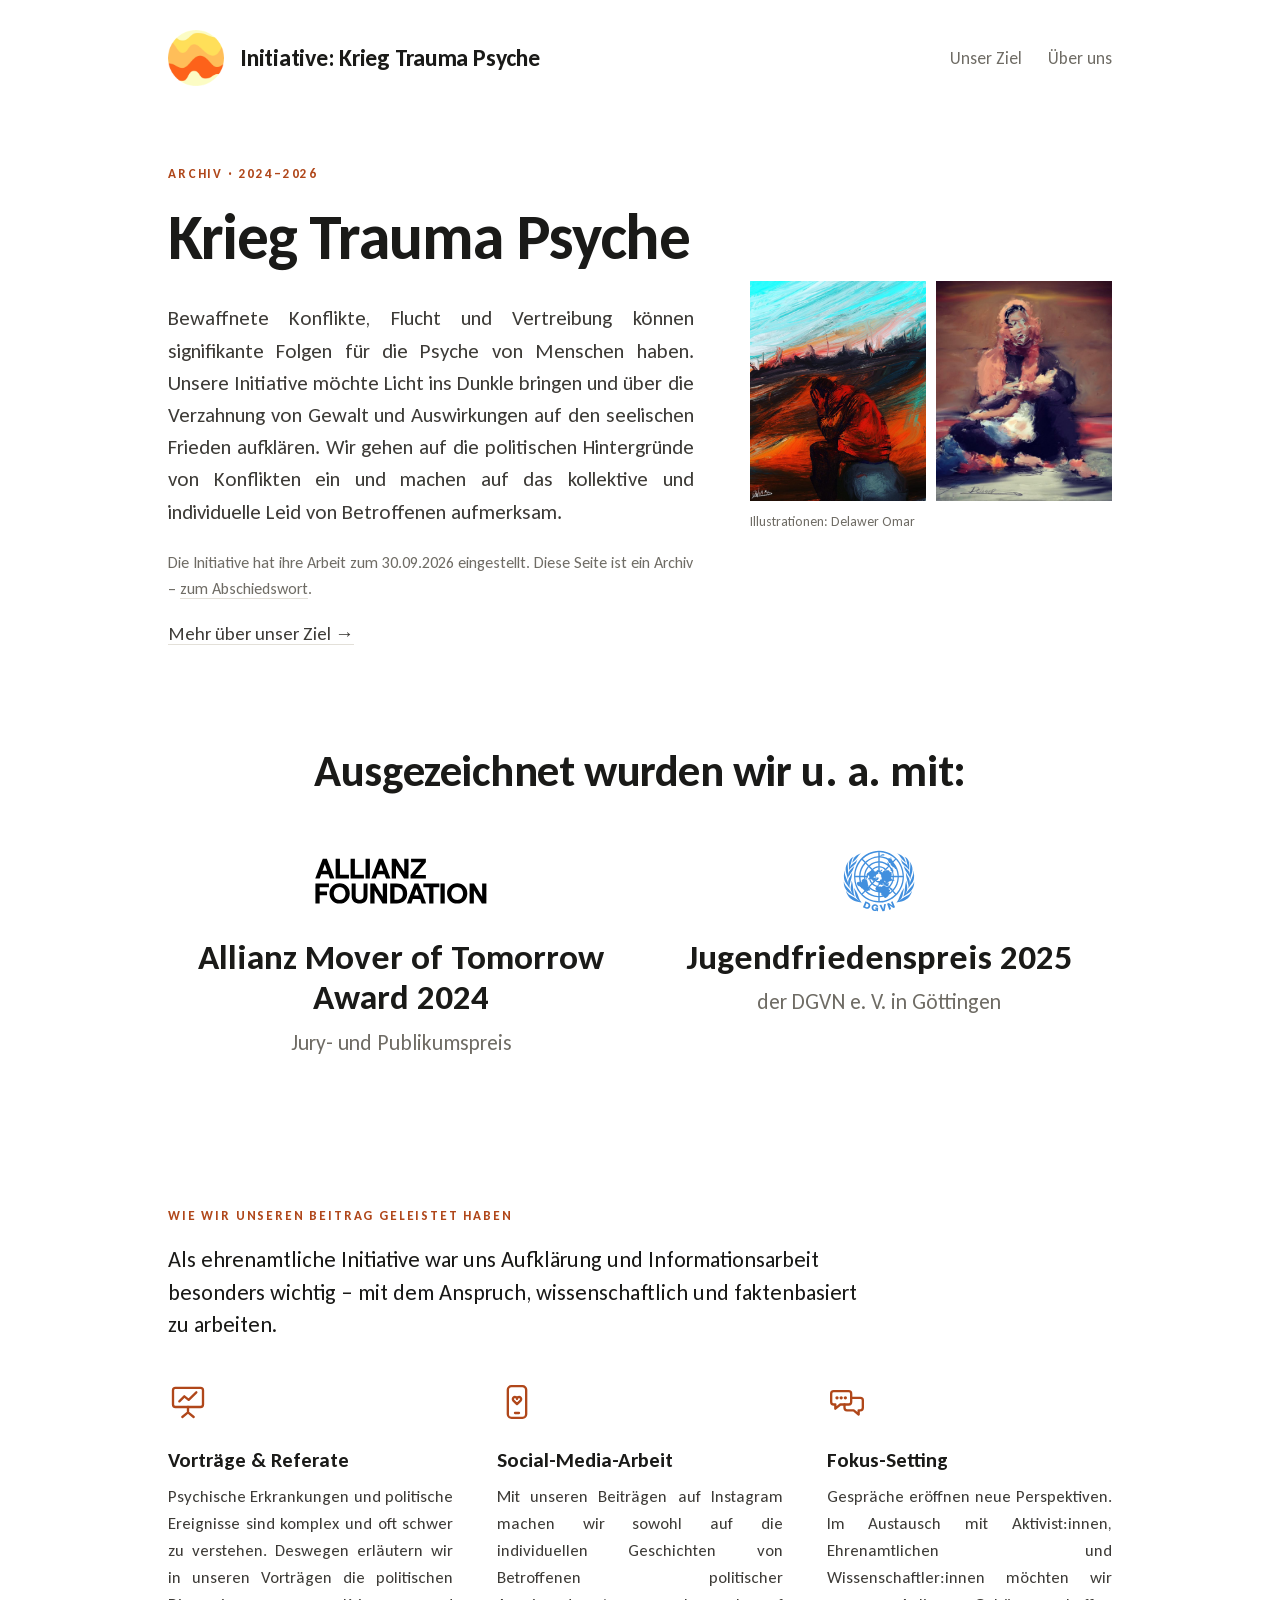
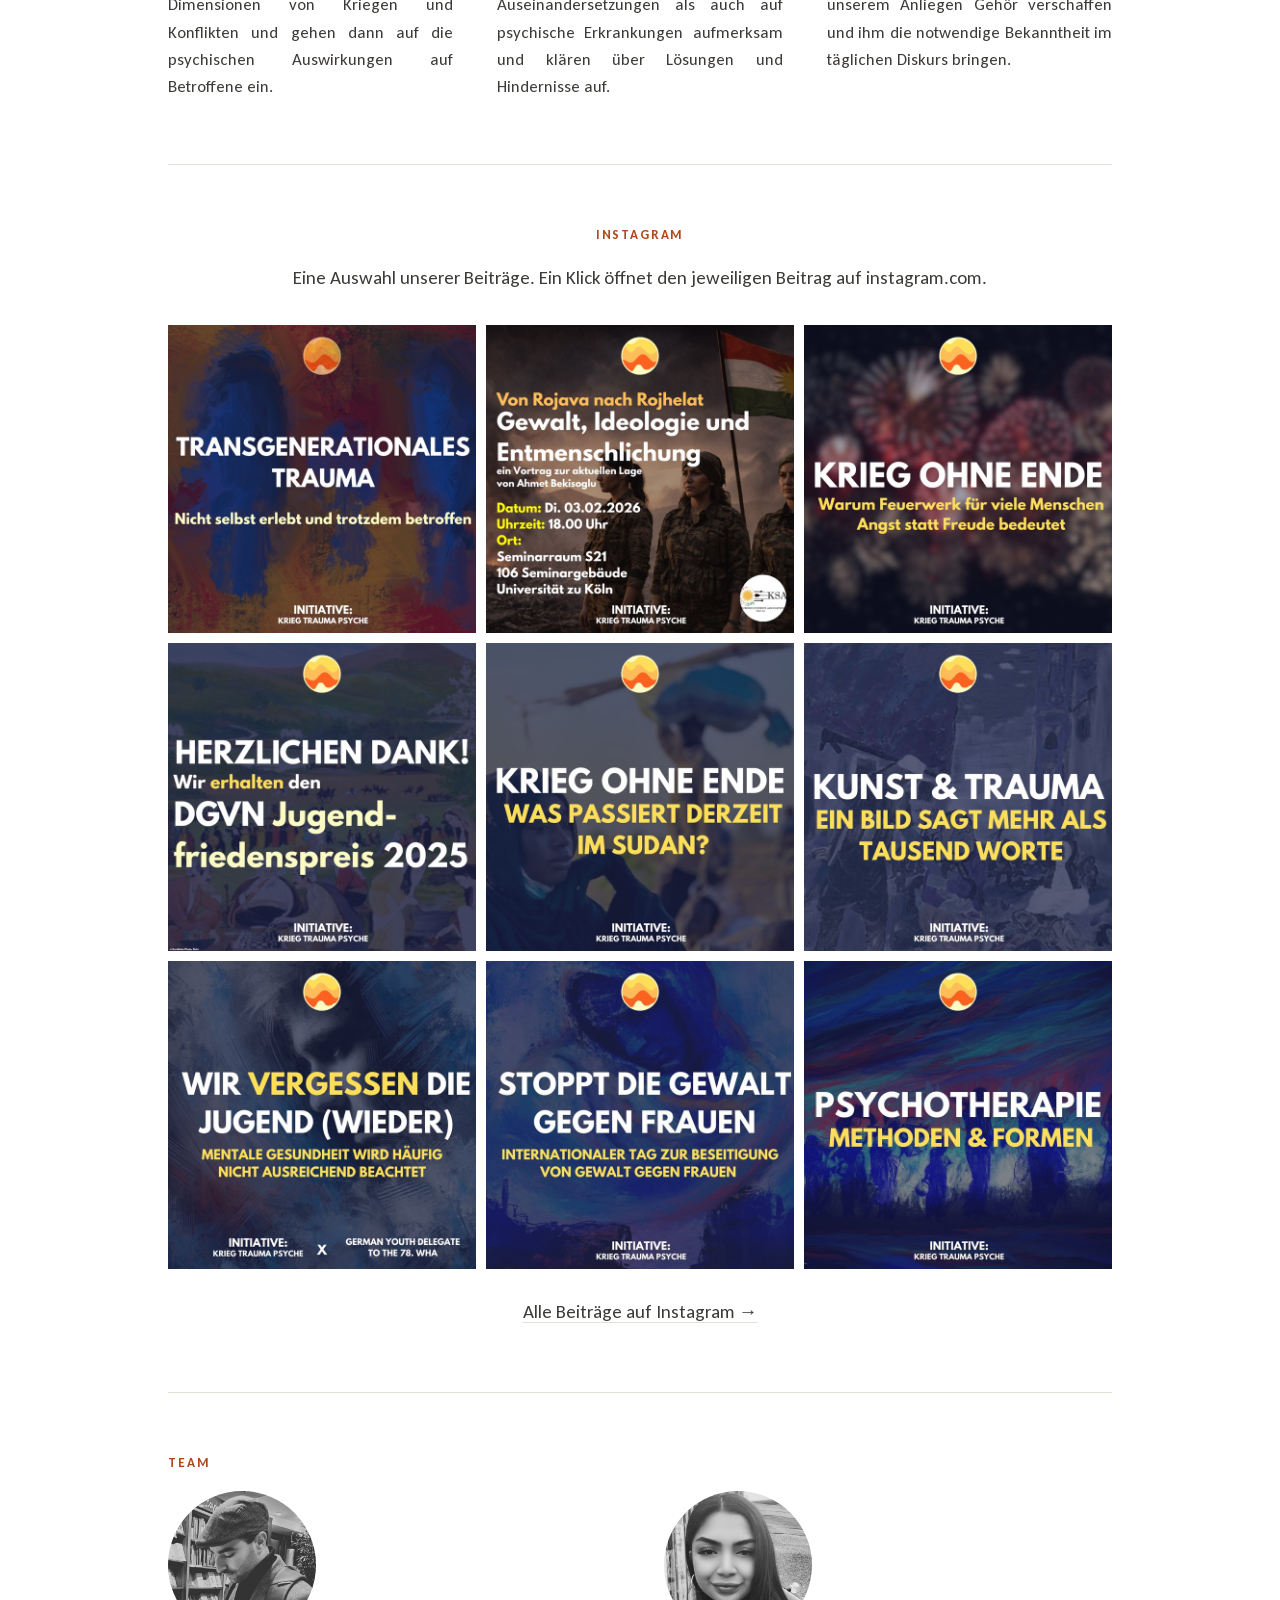
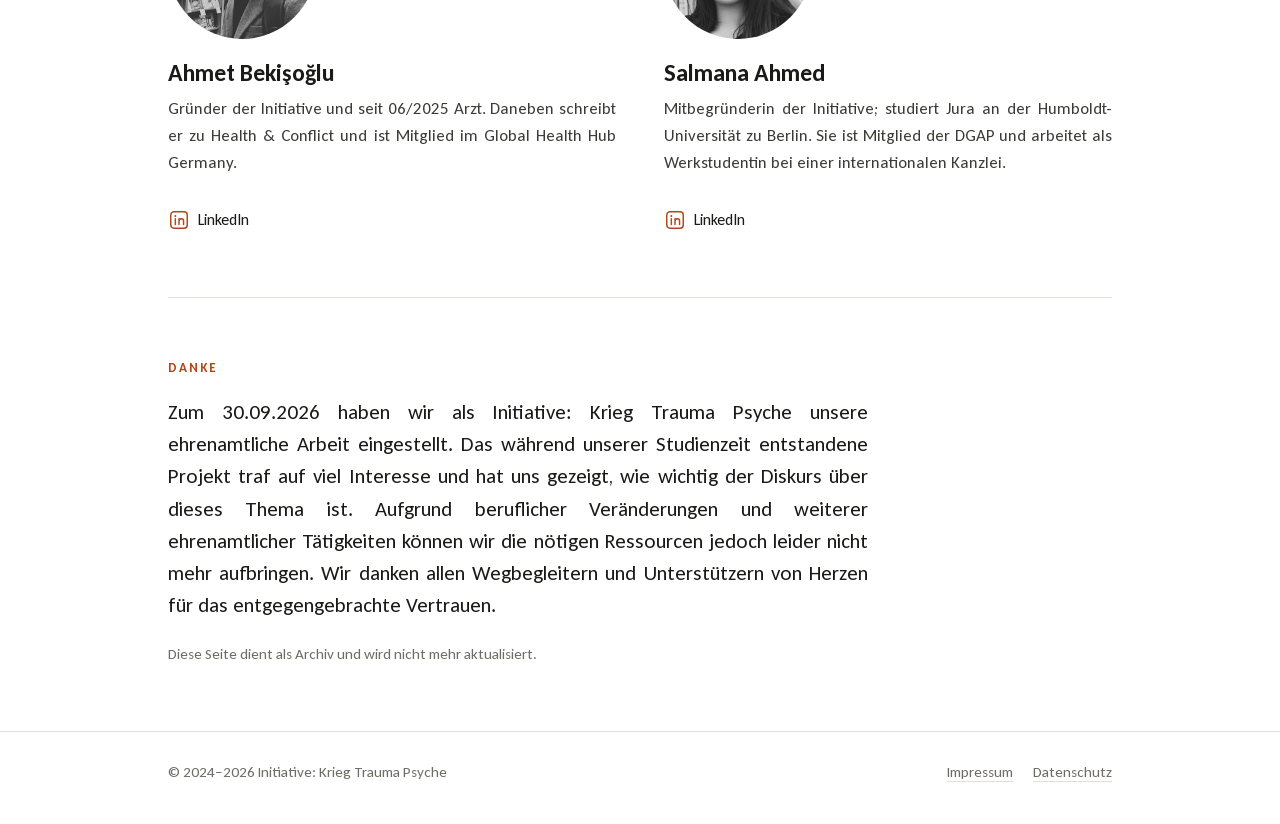
<file: index.html>
<!doctype html>
<html lang="de">
<head>
  <meta charset="utf-8">
  <meta name="viewport" content="width=device-width, initial-scale=1">
  <meta name="color-scheme" content="light dark">
  <title>Initiative: Krieg Trauma Psyche</title>
  <meta name="description" content="Ehrenamtliche Initiative zu den psychischen Folgen von Krieg, Flucht und Vertreibung – Vorträge, Social-Media-Arbeit und Aufklärung. Archiv der Jahre 2024–2026.">
  <link rel="canonical" href="https://kriegtraumapsyche.de/">
  <meta property="og:type" content="website">
  <meta property="og:locale" content="de_DE">
  <meta property="og:site_name" content="Initiative: Krieg Trauma Psyche">
  <meta property="og:title" content="Initiative: Krieg Trauma Psyche">
  <meta property="og:description" content="Ehrenamtliche Initiative zu den psychischen Folgen von Krieg, Flucht und Vertreibung.">
  <meta property="og:url" content="https://kriegtraumapsyche.de/">
  <meta property="og:image" content="https://kriegtraumapsyche.de/assets/img/og-image.jpg">
  <link rel="icon" href="favicon.png" type="image/png">
  <link rel="apple-touch-icon" href="apple-touch-icon.png">
  <link rel="stylesheet" href="assets/css/style.css">
</head>
<body>
  <!-- Eigene Symbole (Linien-Icons, Farbe über CSS) -->
  <svg width="0" height="0" style="position:absolute" aria-hidden="true" focusable="false">
    <symbol id="i-vortrag" viewBox="0 0 24 24">
      <rect x="3" y="3.5" width="18" height="11.5" rx="1.5"/>
      <path d="M12 15v3.2M8.6 21l3.4-2.8 3.4 2.8"/>
      <path d="M6.8 11.6l3-3 2.6 2.1 4.6-4.5"/>
    </symbol>
    <symbol id="i-social" viewBox="0 0 24 24">
      <rect x="6.5" y="2.5" width="11" height="19" rx="2.2"/>
      <path d="M10.8 18.6h2.4"/>
      <path d="M12 13.25 9.87 11.13A1.25 1.25 0 1 1 12 10.25a1.25 1.25 0 1 1 2.13.88Z"/>
    </symbol>
    <symbol id="i-dialog" viewBox="0 0 24 24">
      <path d="M4 5.5h9a1.5 1.5 0 0 1 1.5 1.5v5a1.5 1.5 0 0 1-1.5 1.5H8l-3 2.5v-2.5H4A1.5 1.5 0 0 1 2.5 12V7A1.5 1.5 0 0 1 4 5.5Z"/>
      <path d="M14.5 9.5H20a1.5 1.5 0 0 1 1.5 1.5v4.5a1.5 1.5 0 0 1-1.5 1.5h-1v2.5l-3-2.5h-4a1.5 1.5 0 0 1-1.5-1.5v-2"/>
      <path d="M6 9.5h.01M8.5 9.5h.01M11 9.5h.01" stroke-width="2"/>
    </symbol>
    <symbol id="i-linkedin" viewBox="0 0 24 24">
      <rect x="3" y="3" width="18" height="18" rx="3.5"/>
      <path d="M8 7.6h.01" stroke-width="2.2"/>
      <path d="M8 10.6v6.2M12 16.8v-6.2M12 13.4c0-1.7 1.1-2.8 2.6-2.8s2.4 1.1 2.4 2.8v3.4"/>
    </symbol>
  </svg>

  <a class="skip-link" href="#inhalt">Zum Inhalt springen</a>

  <header class="site-header">
    <div class="wrap site-header__inner">
      <a class="brand" href="./" aria-label="Startseite: Initiative Krieg Trauma Psyche">
        <img src="assets/img/logo.png" alt="" width="56" height="56">
        <span>Initiative: Krieg Trauma Psyche</span>
      </a>
      <nav class="site-nav" aria-label="Hauptnavigation">
        <ul>
          <li><a href="unser-ziel/">Unser Ziel</a></li>
          <li><a href="uber-uns/">Über uns</a></li>
        </ul>
      </nav>
    </div>
  </header>

  <main id="inhalt">

    <section class="intro wrap">
      <div class="justify">
        <p class="label">Archiv · 2024–2026</p>
        <h1>Krieg Trauma Psyche</h1>
        <p class="lead">Bewaffnete Konflikte, Flucht und Vertreibung können signifikante Folgen für die Psyche von Menschen haben. Unsere Initiative möchte Licht ins Dunkle bringen und über die Verzahnung von Gewalt und Auswirkungen auf den seelischen Frieden aufklären. Wir gehen auf die politischen Hintergründe von Konflikten ein und machen auf das kollektive und individuelle Leid von Betroffenen aufmerksam.</p>
        <p class="note">Die Initiative hat ihre Arbeit zum 30.09.2026 eingestellt. Diese Seite ist ein Archiv – <a href="#abschied">zum Abschiedswort</a>.</p>
        <p class="more"><a class="arrow" href="unser-ziel/">Mehr über unser Ziel</a></p>
      </div>
      <figure class="diptych">
        <img src="assets/img/galerie-1.jpg" alt="Gemälde: Ein Mann sitzt vor einer verbrannten Landschaft und vergräbt das Gesicht in den Händen" width="1080" height="1327">
        <img src="assets/img/galerie-2.jpg" alt="Gemälde: Eine Frau mit Kopftuch hält ein Kind schützend im Arm" width="1080" height="1085">
        <figcaption>Illustrationen: Delawer Omar</figcaption>
      </figure>
    </section>

    <section class="wrap awards-section" aria-labelledby="preise-titel">
      <h2 class="awards__title" id="preise-titel">Ausgezeichnet wurden wir u.&nbsp;a. mit:</h2>
      <ul class="awards">
        <li class="award">
          <div class="award__logo"><img class="logo-wordmark" src="assets/img/logos/allianz-foundation.svg" alt="Allianz Foundation" width="202" height="54"></div>
          <h3 class="award__name">Allianz Mover of Tomorrow Award 2024</h3>
          <p class="award__note">Jury- und Publikumspreis</p>
        </li>
        <li class="award">
          <div class="award__logo"><img src="assets/img/logos/dgvn.svg" alt="Deutsche Gesellschaft für die Vereinten Nationen (DGVN)" width="75" height="64"></div>
          <h3 class="award__name">Jugend&shy;friedens&shy;preis 2025</h3>
          <p class="award__note">der DGVN e.&nbsp;V. in Göttingen</p>
        </li>
      </ul>
    </section>

    <section class="wrap section" aria-labelledby="beitrag-titel">
      <h2 class="label" id="beitrag-titel">Wie wir unseren Beitrag geleistet haben</h2>
      <p class="section__lead">Als ehrenamtliche Initiative war uns Aufklärung und Informationsarbeit besonders wichtig – mit dem Anspruch, wissenschaftlich und faktenbasiert zu arbeiten.</p>
      <ul class="work justify">
        <li>
          <svg class="icon" aria-hidden="true"><use href="#i-vortrag"/></svg>
          <h3>Vorträge &amp; Referate</h3>
          <p>Psychische Erkrankungen und politische Ereignisse sind komplex und oft schwer zu verstehen. Deswegen erläutern wir in unseren Vorträgen die politischen Dimensionen von Kriegen und Konflikten und gehen dann auf die psychischen Auswirkungen auf Betroffene ein.</p>
        </li>
        <li>
          <svg class="icon" aria-hidden="true"><use href="#i-social"/></svg>
          <h3>Social-Media-Arbeit</h3>
          <p>Mit unseren Beiträgen auf Instagram machen wir sowohl auf die individuellen Geschichten von Betroffenen politischer Auseinandersetzungen als auch auf psychische Erkrankungen aufmerksam und klären über Lösungen und Hindernisse auf.</p>
        </li>
        <li>
          <svg class="icon" aria-hidden="true"><use href="#i-dialog"/></svg>
          <h3>Fokus-Setting</h3>
          <p>Gespräche eröffnen neue Perspektiven. Im Austausch mit Aktivist:innen, Ehrenamtlichen und Wissenschaftler:innen möchten wir unserem Anliegen Gehör verschaffen und ihm die notwendige Bekanntheit im täglichen Diskurs bringen.</p>
        </li>
      </ul>
    </section>

    <section class="wrap section insta-section" aria-labelledby="insta-titel">
      <h2 class="label" id="insta-titel">Instagram</h2>
      <p>Eine Auswahl unserer Beiträge. Ein Klick öffnet den jeweiligen Beitrag auf instagram.com.</p>
      <div class="insta">
        <a href="https://www.instagram.com/p/DZxdfRcijHQ/" rel="noopener"><img src="assets/img/instagram/01.jpg" alt="Info-Post: Transgenerationales Trauma – nicht selbst erlebt und trotzdem betroffen" width="640" height="640" loading="lazy"></a>
        <a href="https://www.instagram.com/p/DT3SlpQDQim/" rel="noopener"><img src="assets/img/instagram/02.jpg" alt="Vortragsankündigung: Von Rojava nach Rojhelat – Gewalt, Ideologie und Entmenschlichung, 03.02.2026, Universität zu Köln" width="640" height="640" loading="lazy"></a>
        <a href="https://www.instagram.com/p/DS4xdeGio_u/" rel="noopener"><img src="assets/img/instagram/03.jpg" alt="Info-Post: Krieg ohne Ende – warum Feuerwerk für viele Menschen Angst statt Freude bedeutet" width="640" height="640" loading="lazy"></a>
        <a href="https://www.instagram.com/p/DSTFmk6jmpG/" rel="noopener"><img src="assets/img/instagram/04.jpg" alt="Herzlichen Dank! Wir erhalten den DGVN Jugendfriedenspreis 2025" width="640" height="640" loading="lazy"></a>
        <a href="https://www.instagram.com/p/DQ4tUUhjSxW/" rel="noopener"><img src="assets/img/instagram/05.jpg" alt="Info-Post: Krieg ohne Ende – was passiert derzeit im Sudan?" width="640" height="640" loading="lazy"></a>
        <a href="https://www.instagram.com/p/DMp6lAYsIpC/" rel="noopener"><img src="assets/img/instagram/06.jpg" alt="Info-Post: Kunst und Trauma – ein Bild sagt mehr als tausend Worte" width="640" height="640" loading="lazy"></a>
        <a href="https://www.instagram.com/p/DFQjz3Es_ao/" rel="noopener"><img src="assets/img/instagram/07.jpg" alt="Info-Post: Wir vergessen die Jugend (wieder) – mentale Gesundheit wird häufig nicht ausreichend beachtet" width="640" height="640" loading="lazy"></a>
        <a href="https://www.instagram.com/p/DCzWB1eC9xC/" rel="noopener"><img src="assets/img/instagram/08.jpg" alt="Info-Post: Stoppt die Gewalt gegen Frauen – Internationaler Tag zur Beseitigung von Gewalt gegen Frauen" width="640" height="640" loading="lazy"></a>
        <a href="https://www.instagram.com/p/DCKCt9eMtHW/" rel="noopener"><img src="assets/img/instagram/09.jpg" alt="Info-Post: Psychotherapie – Methoden und Formen" width="640" height="640" loading="lazy"></a>
      </div>
      <p><a class="arrow" href="https://instagram.com/kriegtraumapsyche" rel="noopener">Alle Beiträge auf Instagram</a></p>
    </section>

    <section class="wrap section" aria-labelledby="team-titel">
      <h2 class="label" id="team-titel">Team</h2>
      <div class="team justify">
        <article class="person">
          <img src="assets/img/ahmet-bekisoglu.png" alt="Porträt von Ahmet Bekişoğlu" width="500" height="500" loading="lazy">
          <h3>Ahmet Bekişoğlu</h3>
          <p>Gründer der Initiative und seit 06/2025 Arzt. Daneben schreibt er zu Health &amp; Conflict und ist Mitglied im Global Health Hub Germany.</p>
          <a class="social" href="https://www.linkedin.com/in/ahmet-bekisoglu-319627246/" rel="noopener" aria-label="LinkedIn-Profil von Ahmet Bekişoğlu"><svg class="icon" aria-hidden="true"><use href="#i-linkedin"/></svg>LinkedIn</a>
        </article>
        <article class="person">
          <img src="assets/img/salmana-ahmed.png" alt="Porträt von Salmana Ahmed" width="500" height="500" loading="lazy">
          <h3>Salmana Ahmed</h3>
          <p>Mitbegründerin der Initiative; studiert Jura an der Humboldt-Universität zu Berlin. Sie ist Mitglied der DGAP und arbeitet als Werkstudentin bei einer internationalen Kanzlei.</p>
          <a class="social" href="https://www.linkedin.com/in/salmana-ahmed-470868259/" rel="noopener" aria-label="LinkedIn-Profil von Salmana Ahmed"><svg class="icon" aria-hidden="true"><use href="#i-linkedin"/></svg>LinkedIn</a>
        </article>
      </div>
    </section>

    <section class="wrap section" id="abschied" aria-labelledby="abschied-titel">
      <h2 class="label" id="abschied-titel">Danke</h2>
      <div class="farewell justify">
        <p>Zum 30.09.2026 haben wir als Initiative: Krieg Trauma Psyche unsere ehrenamtliche Arbeit eingestellt. Das während unserer Studienzeit entstandene Projekt traf auf viel Interesse und hat uns gezeigt, wie wichtig der Diskurs über dieses Thema ist. Aufgrund beruflicher Veränderungen und weiterer ehrenamtlicher Tätigkeiten können wir die nötigen Ressourcen jedoch leider nicht mehr aufbringen. Wir danken allen Wegbegleitern und Unterstützern von Herzen für das entgegengebrachte Vertrauen.</p>
        <p class="meta">Diese Seite dient als Archiv und wird nicht mehr aktualisiert.</p>
      </div>
    </section>

  </main>

  <footer class="site-footer">
    <div class="wrap site-footer__inner">
      <span>© 2024–2026 Initiative: Krieg Trauma Psyche</span>
      <nav aria-label="Rechtliches">
        <a href="impressum/">Impressum</a>
        <a href="datenschutzerklarung/">Datenschutz</a>
      </nav>
    </div>
  </footer>
</body>
</html>
</file>
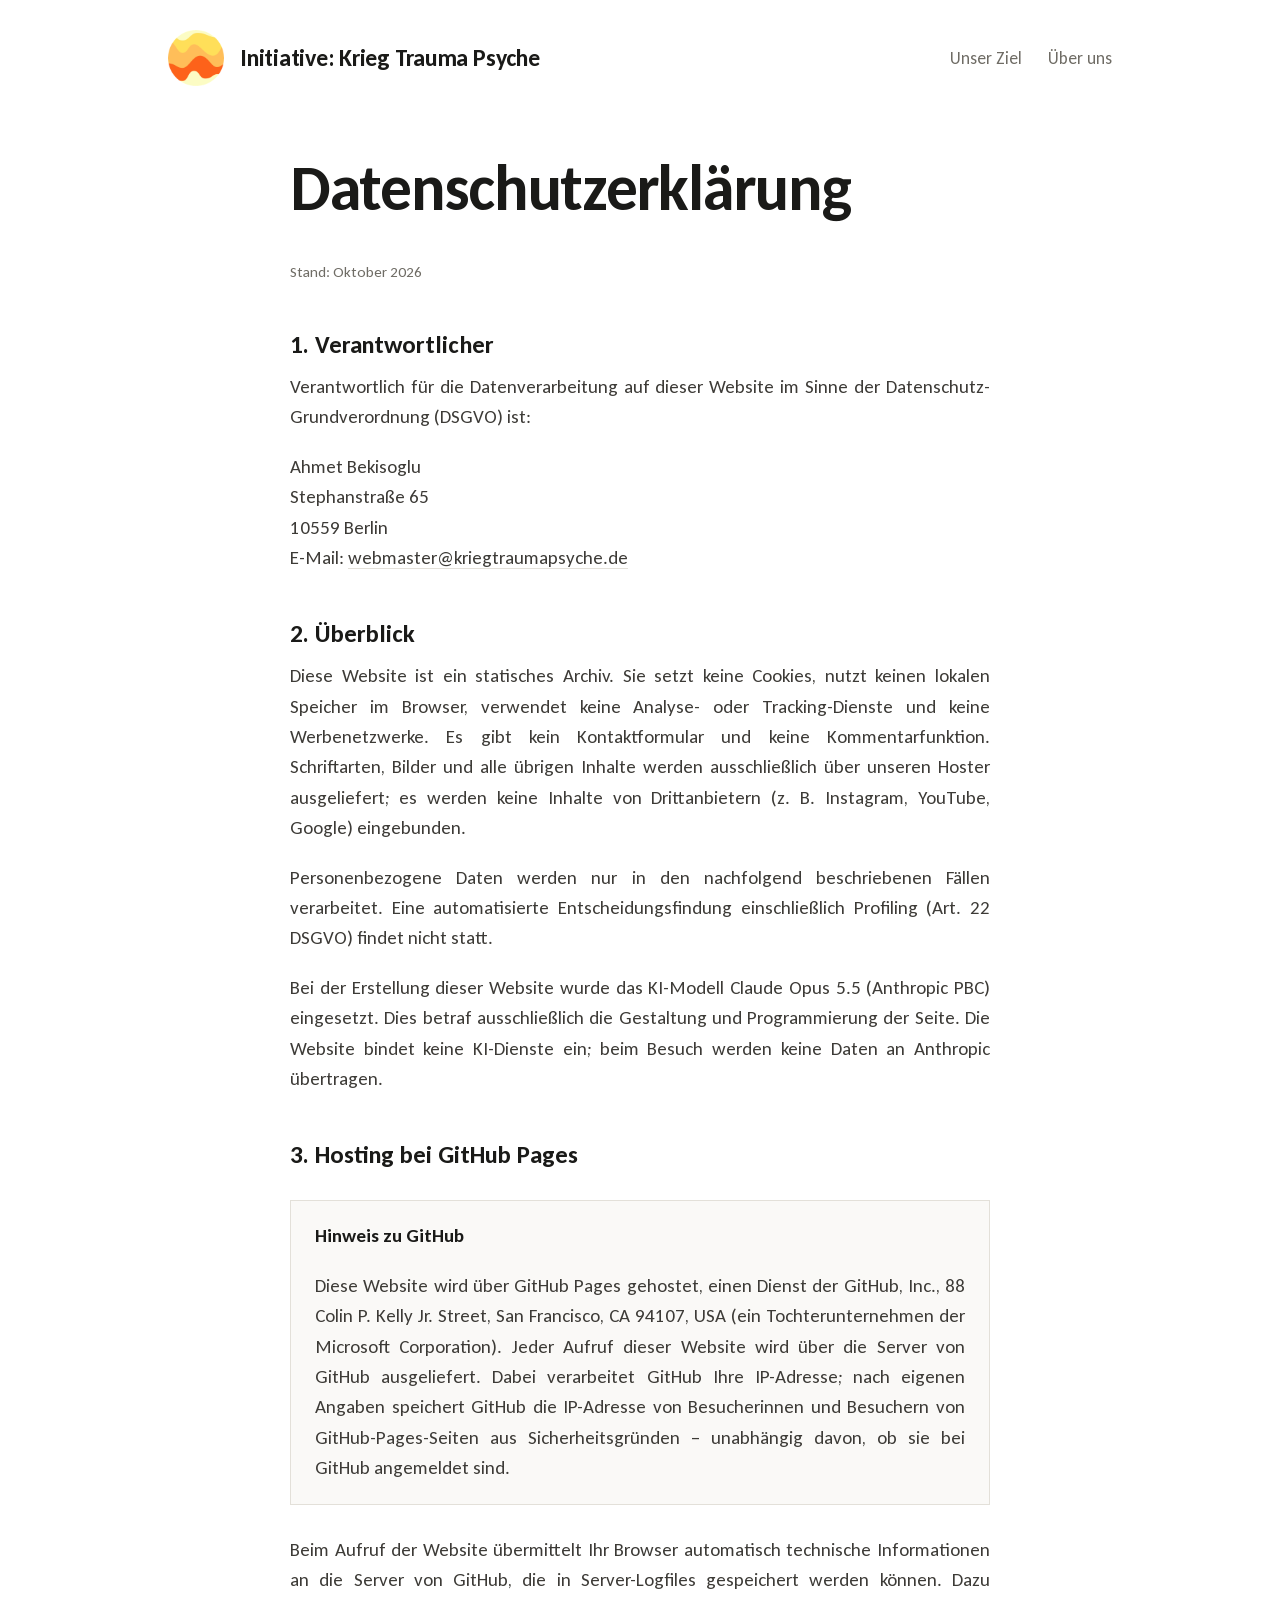
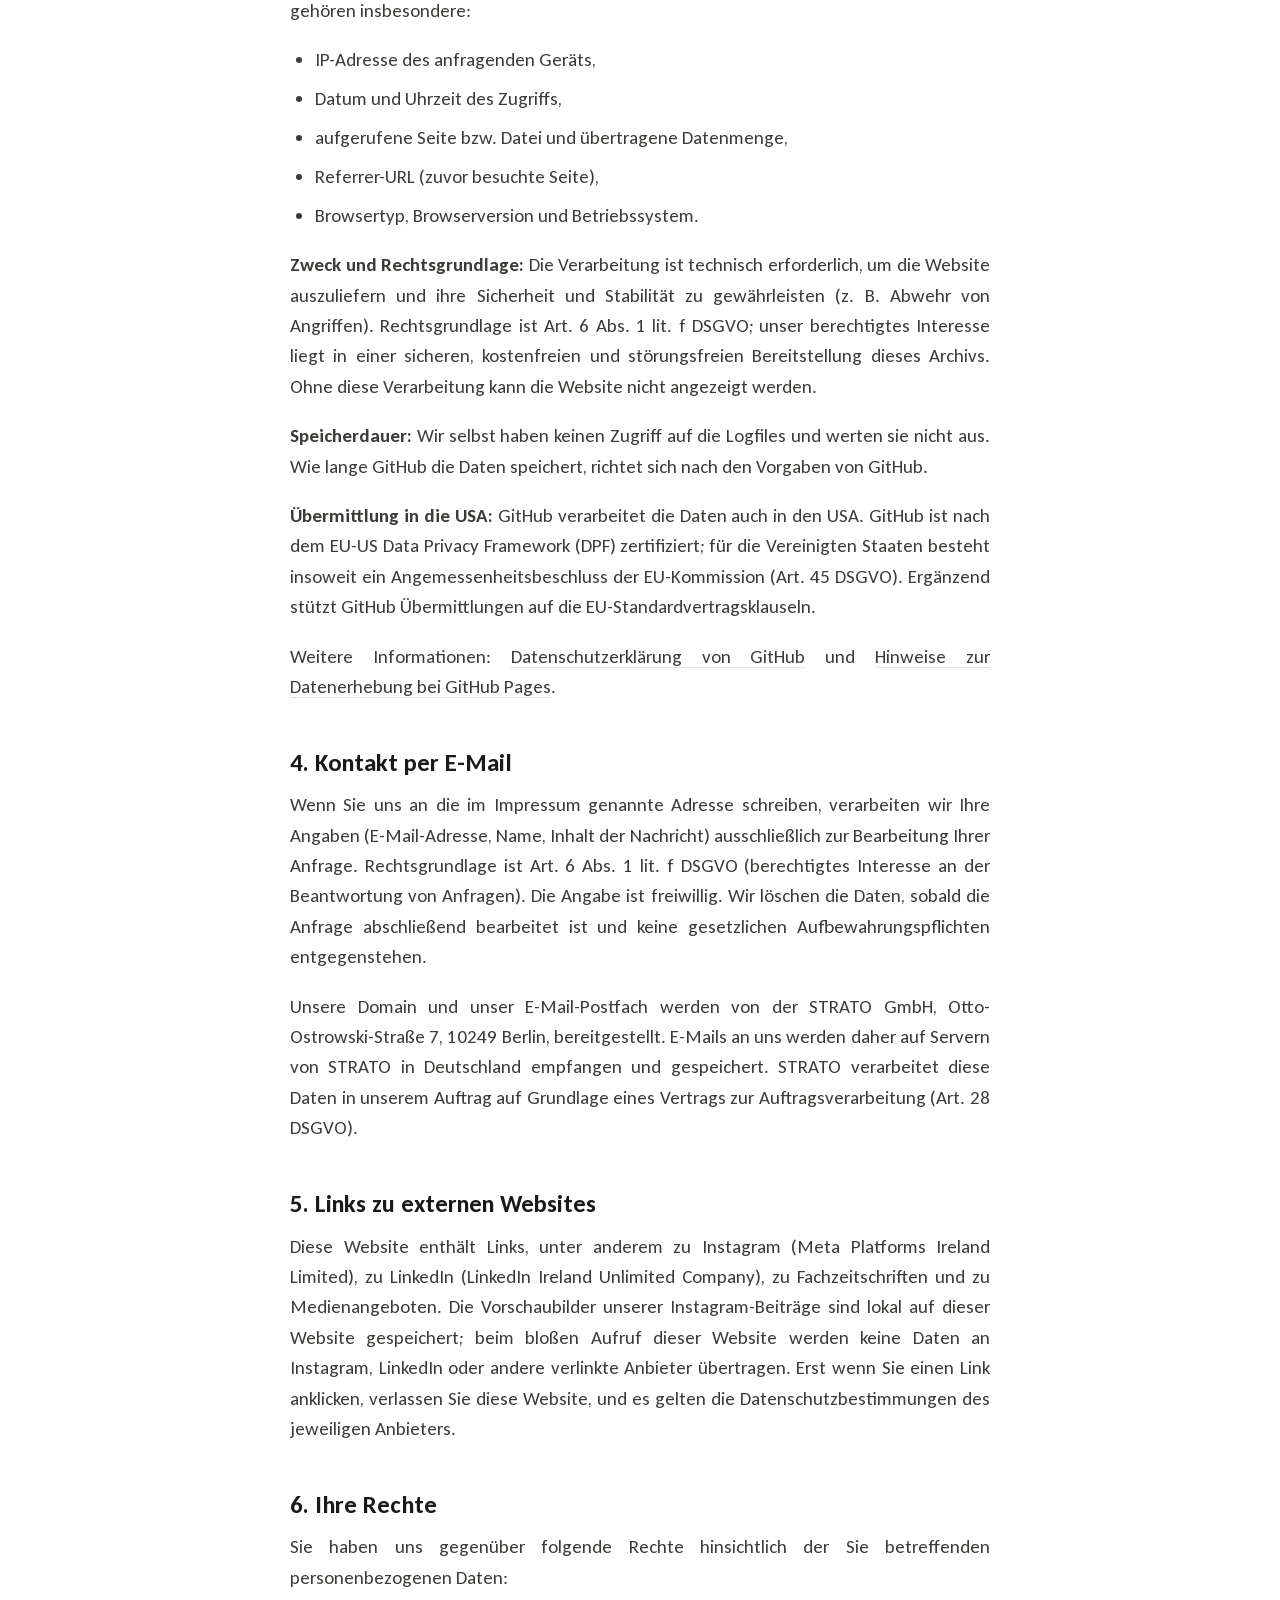
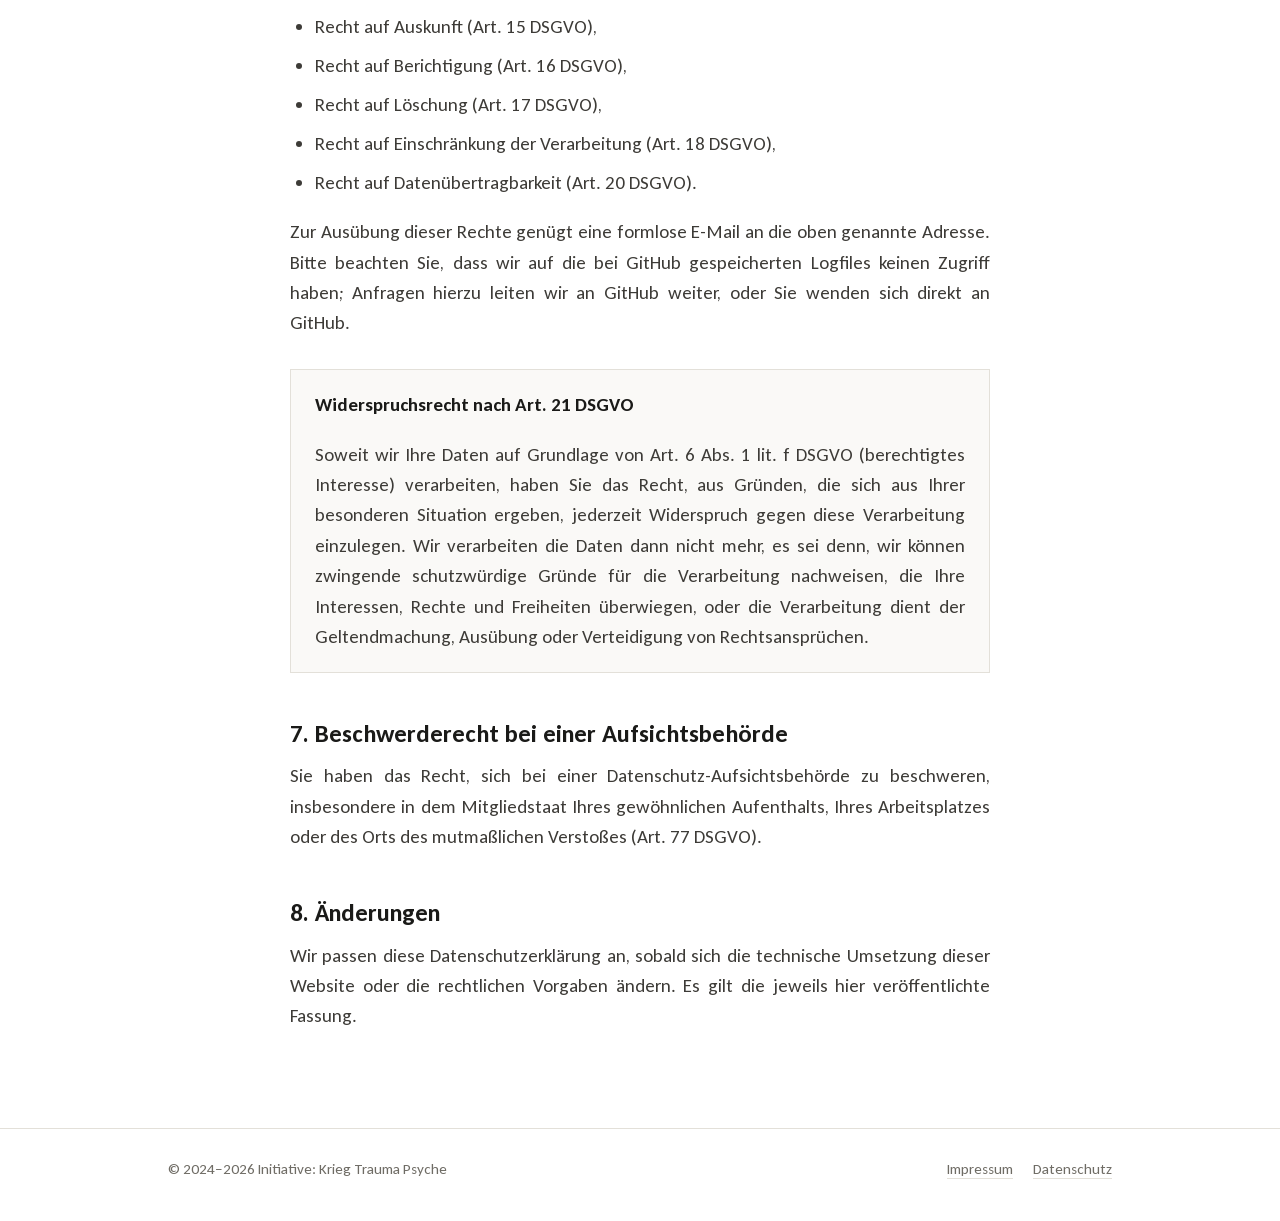
<file: datenschutzerklarung/index.html>
<!doctype html>
<html lang="de">
<head>
  <meta charset="utf-8">
  <meta name="viewport" content="width=device-width, initial-scale=1">
  <meta name="color-scheme" content="light dark">
  <title>Datenschutzerklärung – Initiative: Krieg Trauma Psyche</title>
  <meta name="robots" content="noindex">
  <link rel="canonical" href="https://kriegtraumapsyche.de/datenschutzerklarung/">
  <link rel="icon" href="../favicon.png" type="image/png">
  <link rel="apple-touch-icon" href="../apple-touch-icon.png">
  <link rel="stylesheet" href="../assets/css/style.css">
</head>
<body>
  <a class="skip-link" href="#inhalt">Zum Inhalt springen</a>

  <header class="site-header">
    <div class="wrap site-header__inner">
      <a class="brand" href="../" aria-label="Startseite: Initiative Krieg Trauma Psyche">
        <img src="../assets/img/logo.png" alt="" width="56" height="56">
        <span>Initiative: Krieg Trauma Psyche</span>
      </a>
      <nav class="site-nav" aria-label="Hauptnavigation">
        <ul>
          <li><a href="../unser-ziel/">Unser Ziel</a></li>
          <li><a href="../uber-uns/">Über uns</a></li>
        </ul>
      </nav>
    </div>
  </header>

  <main id="inhalt" class="page legal">
    <article class="wrap wrap--narrow justify">
      <h1>Datenschutz&shy;erklärung</h1>
      <p class="meta">Stand: Oktober 2026</p>

      <h2>1. Verantwortlicher</h2>
      <p>Verantwortlich für die Datenverarbeitung auf dieser Website im Sinne der Datenschutz-Grundverordnung (DSGVO) ist:</p>
      <p>
        Ahmet Bekisoglu<br>
        Stephanstraße 65<br>
        10559 Berlin<br>
        E-Mail: <a href="mailto:webmaster@kriegtraumapsyche.de">webmaster@kriegtraumapsyche.de</a>
      </p>

      <h2>2. Überblick</h2>
      <p>Diese Website ist ein statisches Archiv. Sie setzt keine Cookies, nutzt keinen lokalen Speicher im Browser, verwendet keine Analyse- oder Tracking-Dienste und keine Werbenetzwerke. Es gibt kein Kontaktformular und keine Kommentarfunktion. Schriftarten, Bilder und alle übrigen Inhalte werden ausschließlich über unseren Hoster ausgeliefert; es werden keine Inhalte von Drittanbietern (z.&nbsp;B. Instagram, YouTube, Google) eingebunden.</p>
      <p>Personenbezogene Daten werden nur in den nachfolgend beschriebenen Fällen verarbeitet. Eine automatisierte Entscheidungsfindung einschließlich Profiling (Art. 22 DSGVO) findet nicht statt.</p>
      <p>Bei der Erstellung dieser Website wurde das KI-Modell Claude Opus 5.5 (Anthropic PBC) eingesetzt. Dies betraf ausschließlich die Gestaltung und Programmierung der Seite. Die Website bindet keine KI-Dienste ein; beim Besuch werden keine Daten an Anthropic übertragen.</p>

      <h2>3. Hosting bei GitHub Pages</h2>
      <div class="callout">
        <p>Hinweis zu GitHub</p>
        <p>Diese Website wird über GitHub Pages gehostet, einen Dienst der GitHub, Inc., 88 Colin P. Kelly Jr. Street, San Francisco, CA 94107, USA (ein Tochterunternehmen der Microsoft Corporation). Jeder Aufruf dieser Website wird über die Server von GitHub ausgeliefert. Dabei verarbeitet GitHub Ihre IP-Adresse; nach eigenen Angaben speichert GitHub die IP-Adresse von Besucherinnen und Besuchern von GitHub-Pages-Seiten aus Sicherheitsgründen – unabhängig davon, ob sie bei GitHub angemeldet sind.</p>
      </div>
      <p>Beim Aufruf der Website übermittelt Ihr Browser automatisch technische Informationen an die Server von GitHub, die in Server-Logfiles gespeichert werden können. Dazu gehören insbesondere:</p>
      <ul>
        <li>IP-Adresse des anfragenden Geräts,</li>
        <li>Datum und Uhrzeit des Zugriffs,</li>
        <li>aufgerufene Seite bzw. Datei und übertragene Datenmenge,</li>
        <li>Referrer-URL (zuvor besuchte Seite),</li>
        <li>Browsertyp, Browserversion und Betriebssystem.</li>
      </ul>
      <p><strong>Zweck und Rechtsgrundlage:</strong> Die Verarbeitung ist technisch erforderlich, um die Website auszuliefern und ihre Sicherheit und Stabilität zu gewährleisten (z.&nbsp;B. Abwehr von Angriffen). Rechtsgrundlage ist Art. 6 Abs. 1 lit. f DSGVO; unser berechtigtes Interesse liegt in einer sicheren, kostenfreien und störungsfreien Bereitstellung dieses Archivs. Ohne diese Verarbeitung kann die Website nicht angezeigt werden.</p>
      <p><strong>Speicherdauer:</strong> Wir selbst haben keinen Zugriff auf die Logfiles und werten sie nicht aus. Wie lange GitHub die Daten speichert, richtet sich nach den Vorgaben von GitHub.</p>
      <p><strong>Übermittlung in die USA:</strong> GitHub verarbeitet die Daten auch in den USA. GitHub ist nach dem EU-US Data Privacy Framework (DPF) zertifiziert; für die Vereinigten Staaten besteht insoweit ein Angemessenheitsbeschluss der EU-Kommission (Art. 45 DSGVO). Ergänzend stützt GitHub Übermittlungen auf die EU-Standardvertragsklauseln.</p>
      <p>Weitere Informationen: <a href="https://docs.github.com/de/site-policy/privacy-policies/github-general-privacy-statement" rel="noopener">Datenschutzerklärung von GitHub</a> und <a href="https://docs.github.com/de/pages/getting-started-with-github-pages/what-is-github-pages" rel="noopener">Hinweise zur Datenerhebung bei GitHub Pages</a>.</p>

      <h2>4. Kontakt per E-Mail</h2>
      <p>Wenn Sie uns an die im Impressum genannte Adresse schreiben, verarbeiten wir Ihre Angaben (E-Mail-Adresse, Name, Inhalt der Nachricht) ausschließlich zur Bearbeitung Ihrer Anfrage. Rechtsgrundlage ist Art. 6 Abs. 1 lit. f DSGVO (berechtigtes Interesse an der Beantwortung von Anfragen). Die Angabe ist freiwillig. Wir löschen die Daten, sobald die Anfrage abschließend bearbeitet ist und keine gesetzlichen Aufbewahrungspflichten entgegenstehen.</p>
      <p>Unsere Domain und unser E-Mail-Postfach werden von der STRATO GmbH, Otto-Ostrowski-Straße 7, 10249 Berlin, bereitgestellt. E-Mails an uns werden daher auf Servern von STRATO in Deutschland empfangen und gespeichert. STRATO verarbeitet diese Daten in unserem Auftrag auf Grundlage eines Vertrags zur Auftragsverarbeitung (Art. 28 DSGVO).</p>

      <h2>5. Links zu externen Websites</h2>
      <p>Diese Website enthält Links, unter anderem zu Instagram (Meta Platforms Ireland Limited), zu LinkedIn (LinkedIn Ireland Unlimited Company), zu Fachzeitschriften und zu Medienangeboten. Die Vorschaubilder unserer Instagram-Beiträge sind lokal auf dieser Website gespeichert; beim bloßen Aufruf dieser Website werden keine Daten an Instagram, LinkedIn oder andere verlinkte Anbieter übertragen. Erst wenn Sie einen Link anklicken, verlassen Sie diese Website, und es gelten die Datenschutzbestimmungen des jeweiligen Anbieters.</p>

      <h2>6. Ihre Rechte</h2>
      <p>Sie haben uns gegenüber folgende Rechte hinsichtlich der Sie betreffenden personenbezogenen Daten:</p>
      <ul>
        <li>Recht auf Auskunft (Art. 15 DSGVO),</li>
        <li>Recht auf Berichtigung (Art. 16 DSGVO),</li>
        <li>Recht auf Löschung (Art. 17 DSGVO),</li>
        <li>Recht auf Einschränkung der Verarbeitung (Art. 18 DSGVO),</li>
        <li>Recht auf Datenübertragbarkeit (Art. 20 DSGVO).</li>
      </ul>
      <p>Zur Ausübung dieser Rechte genügt eine formlose E-Mail an die oben genannte Adresse. Bitte beachten Sie, dass wir auf die bei GitHub gespeicherten Logfiles keinen Zugriff haben; Anfragen hierzu leiten wir an GitHub weiter, oder Sie wenden sich direkt an GitHub.</p>

      <div class="callout">
        <p>Widerspruchsrecht nach Art. 21 DSGVO</p>
        <p>Soweit wir Ihre Daten auf Grundlage von Art. 6 Abs. 1 lit. f DSGVO (berechtigtes Interesse) verarbeiten, haben Sie das Recht, aus Gründen, die sich aus Ihrer besonderen Situation ergeben, jederzeit Widerspruch gegen diese Verarbeitung einzulegen. Wir verarbeiten die Daten dann nicht mehr, es sei denn, wir können zwingende schutzwürdige Gründe für die Verarbeitung nachweisen, die Ihre Interessen, Rechte und Freiheiten überwiegen, oder die Verarbeitung dient der Geltendmachung, Ausübung oder Verteidigung von Rechtsansprüchen.</p>
      </div>

      <h2>7. Beschwerderecht bei einer Aufsichtsbehörde</h2>
      <p>Sie haben das Recht, sich bei einer Datenschutz-Aufsichtsbehörde zu beschweren, insbesondere in dem Mitgliedstaat Ihres gewöhnlichen Aufenthalts, Ihres Arbeitsplatzes oder des Orts des mutmaßlichen Verstoßes (Art. 77 DSGVO).</p>

      <h2>8. Änderungen</h2>
      <p>Wir passen diese Datenschutzerklärung an, sobald sich die technische Umsetzung dieser Website oder die rechtlichen Vorgaben ändern. Es gilt die jeweils hier veröffentlichte Fassung.</p>
    </article>
  </main>

  <footer class="site-footer">
    <div class="wrap site-footer__inner">
      <span>© 2024–2026 Initiative: Krieg Trauma Psyche</span>
      <nav aria-label="Rechtliches">
        <a href="../impressum/">Impressum</a>
        <a href="./" aria-current="page">Datenschutz</a>
      </nav>
    </div>
  </footer>
</body>
</html>
</file>
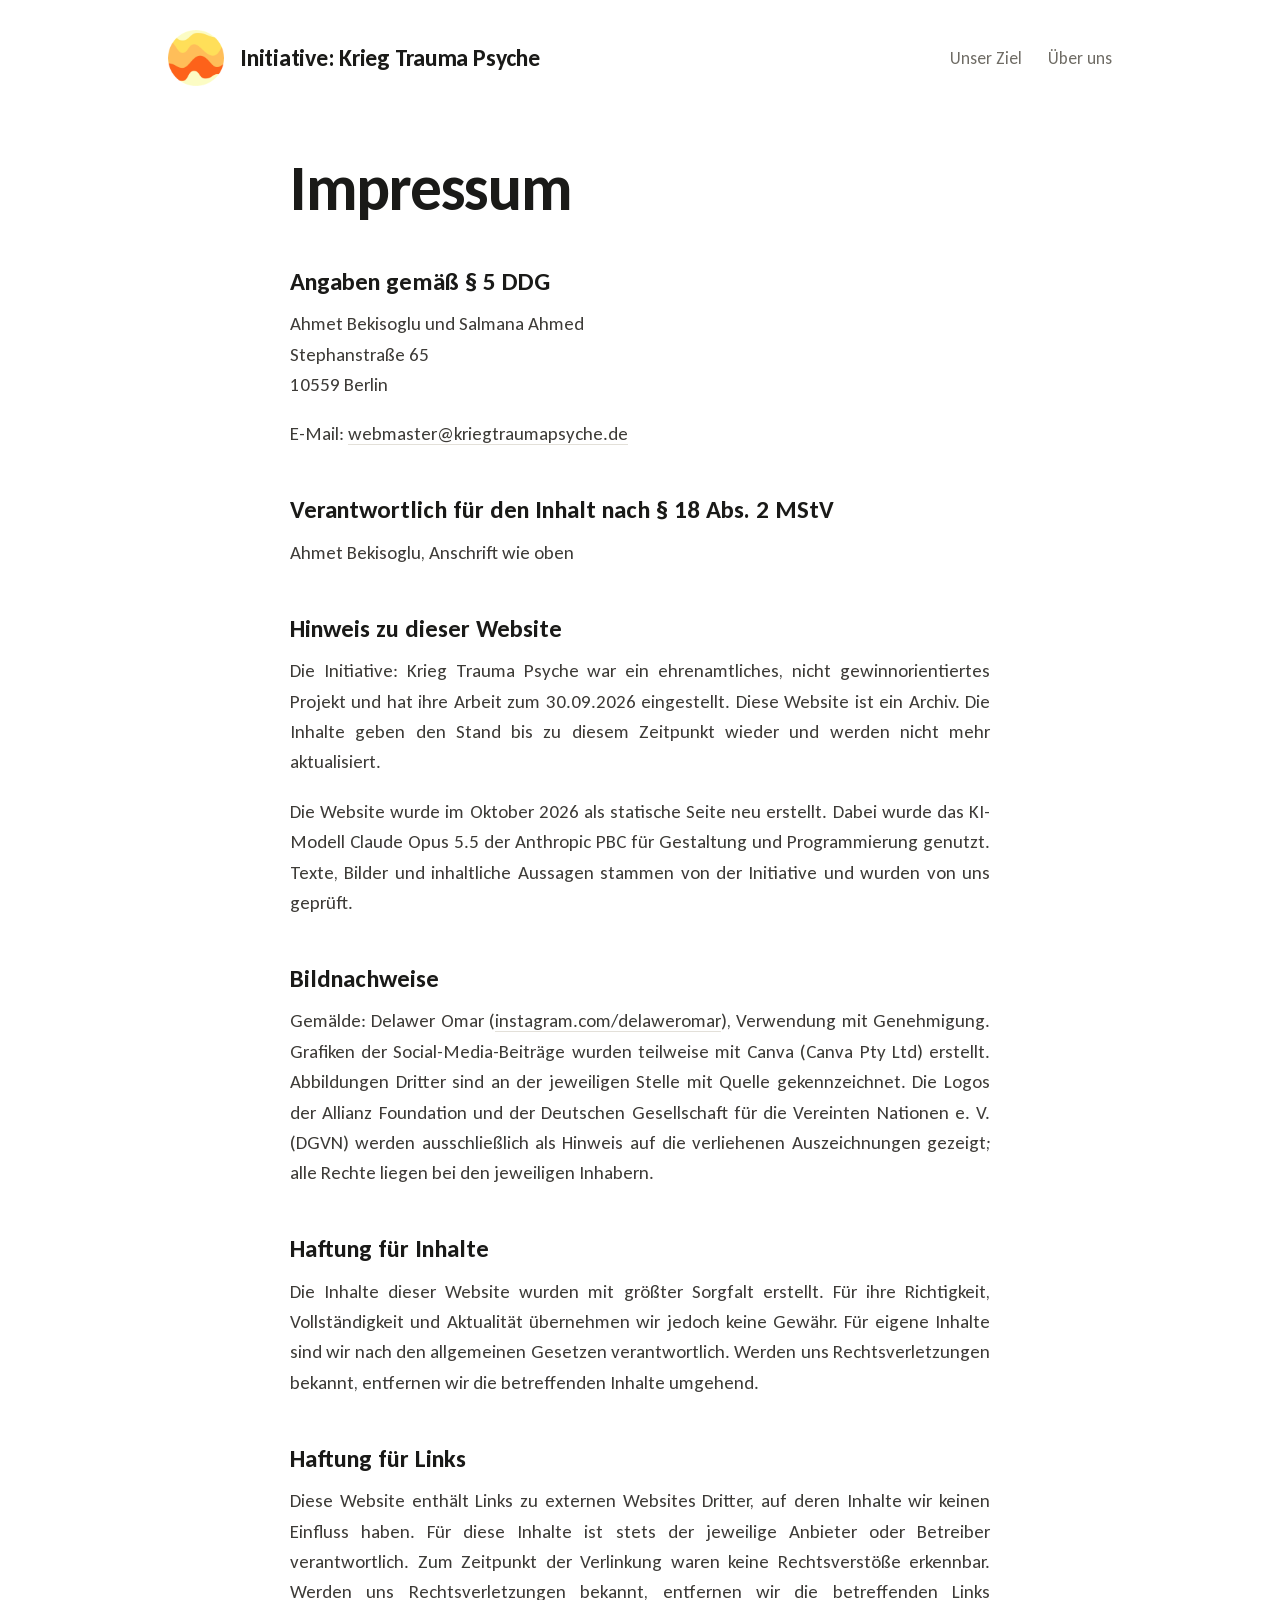
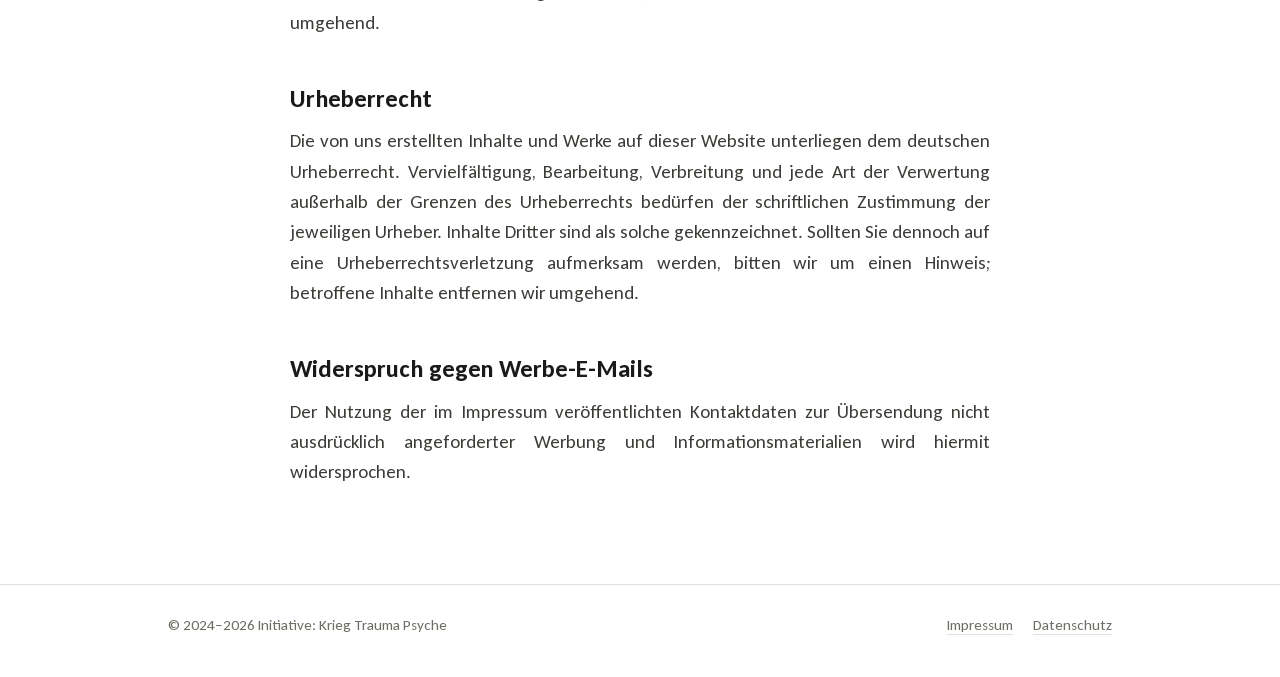
<file: impressum/index.html>
<!doctype html>
<html lang="de">
<head>
  <meta charset="utf-8">
  <meta name="viewport" content="width=device-width, initial-scale=1">
  <meta name="color-scheme" content="light dark">
  <title>Impressum – Initiative: Krieg Trauma Psyche</title>
  <meta name="robots" content="noindex">
  <link rel="canonical" href="https://kriegtraumapsyche.de/impressum/">
  <link rel="icon" href="../favicon.png" type="image/png">
  <link rel="apple-touch-icon" href="../apple-touch-icon.png">
  <link rel="stylesheet" href="../assets/css/style.css">
</head>
<body>
  <a class="skip-link" href="#inhalt">Zum Inhalt springen</a>

  <header class="site-header">
    <div class="wrap site-header__inner">
      <a class="brand" href="../" aria-label="Startseite: Initiative Krieg Trauma Psyche">
        <img src="../assets/img/logo.png" alt="" width="56" height="56">
        <span>Initiative: Krieg Trauma Psyche</span>
      </a>
      <nav class="site-nav" aria-label="Hauptnavigation">
        <ul>
          <li><a href="../unser-ziel/">Unser Ziel</a></li>
          <li><a href="../uber-uns/">Über uns</a></li>
        </ul>
      </nav>
    </div>
  </header>

  <main id="inhalt" class="page legal">
    <article class="wrap wrap--narrow justify">
      <h1>Impressum</h1>

      <h2>Angaben gemäß § 5 DDG</h2>
      <p>
        Ahmet Bekisoglu und Salmana Ahmed<br>
        Stephanstraße 65<br>
        10559 Berlin
      </p>
      <p>E-Mail: <a href="mailto:webmaster@kriegtraumapsyche.de">webmaster@kriegtraumapsyche.de</a></p>

      <h2>Verantwortlich für den Inhalt nach § 18 Abs. 2 MStV</h2>
      <p>Ahmet Bekisoglu, Anschrift wie oben</p>

      <h2>Hinweis zu dieser Website</h2>
      <p>Die Initiative: Krieg Trauma Psyche war ein ehrenamtliches, nicht gewinnorientiertes Projekt und hat ihre Arbeit zum 30.09.2026 eingestellt. Diese Website ist ein Archiv. Die Inhalte geben den Stand bis zu diesem Zeitpunkt wieder und werden nicht mehr aktualisiert.</p>
      <p>Die Website wurde im Oktober 2026 als statische Seite neu erstellt. Dabei wurde das KI-Modell Claude Opus 5.5 der Anthropic PBC für Gestaltung und Programmierung genutzt. Texte, Bilder und inhaltliche Aussagen stammen von der Initiative und wurden von uns geprüft.</p>

      <h2>Bildnachweise</h2>
      <p>Gemälde: Delawer Omar (<a href="https://www.instagram.com/delaweromar/" rel="noopener">instagram.com/delaweromar</a>), Verwendung mit Genehmigung. Grafiken der Social-Media-Beiträge wurden teilweise mit Canva (Canva Pty Ltd) erstellt. Abbildungen Dritter sind an der jeweiligen Stelle mit Quelle gekennzeichnet. Die Logos der Allianz Foundation und der Deutschen Gesellschaft für die Vereinten Nationen e.&nbsp;V. (DGVN) werden ausschließlich als Hinweis auf die verliehenen Auszeichnungen gezeigt; alle Rechte liegen bei den jeweiligen Inhabern.</p>

      <h2>Haftung für Inhalte</h2>
      <p>Die Inhalte dieser Website wurden mit größter Sorgfalt erstellt. Für ihre Richtigkeit, Vollständigkeit und Aktualität übernehmen wir jedoch keine Gewähr. Für eigene Inhalte sind wir nach den allgemeinen Gesetzen verantwortlich. Werden uns Rechtsverletzungen bekannt, entfernen wir die betreffenden Inhalte umgehend.</p>

      <h2>Haftung für Links</h2>
      <p>Diese Website enthält Links zu externen Websites Dritter, auf deren Inhalte wir keinen Einfluss haben. Für diese Inhalte ist stets der jeweilige Anbieter oder Betreiber verantwortlich. Zum Zeitpunkt der Verlinkung waren keine Rechtsverstöße erkennbar. Werden uns Rechtsverletzungen bekannt, entfernen wir die betreffenden Links umgehend.</p>

      <h2>Urheberrecht</h2>
      <p>Die von uns erstellten Inhalte und Werke auf dieser Website unterliegen dem deutschen Urheberrecht. Vervielfältigung, Bearbeitung, Verbreitung und jede Art der Verwertung außerhalb der Grenzen des Urheberrechts bedürfen der schriftlichen Zustimmung der jeweiligen Urheber. Inhalte Dritter sind als solche gekennzeichnet. Sollten Sie dennoch auf eine Urheberrechtsverletzung aufmerksam werden, bitten wir um einen Hinweis; betroffene Inhalte entfernen wir umgehend.</p>

      <h2>Widerspruch gegen Werbe-E-Mails</h2>
      <p>Der Nutzung der im Impressum veröffentlichten Kontaktdaten zur Übersendung nicht ausdrücklich angeforderter Werbung und Informationsmaterialien wird hiermit widersprochen.</p>
    </article>
  </main>

  <footer class="site-footer">
    <div class="wrap site-footer__inner">
      <span>© 2024–2026 Initiative: Krieg Trauma Psyche</span>
      <nav aria-label="Rechtliches">
        <a href="./" aria-current="page">Impressum</a>
        <a href="../datenschutzerklarung/">Datenschutz</a>
      </nav>
    </div>
  </footer>
</body>
</html>
</file>
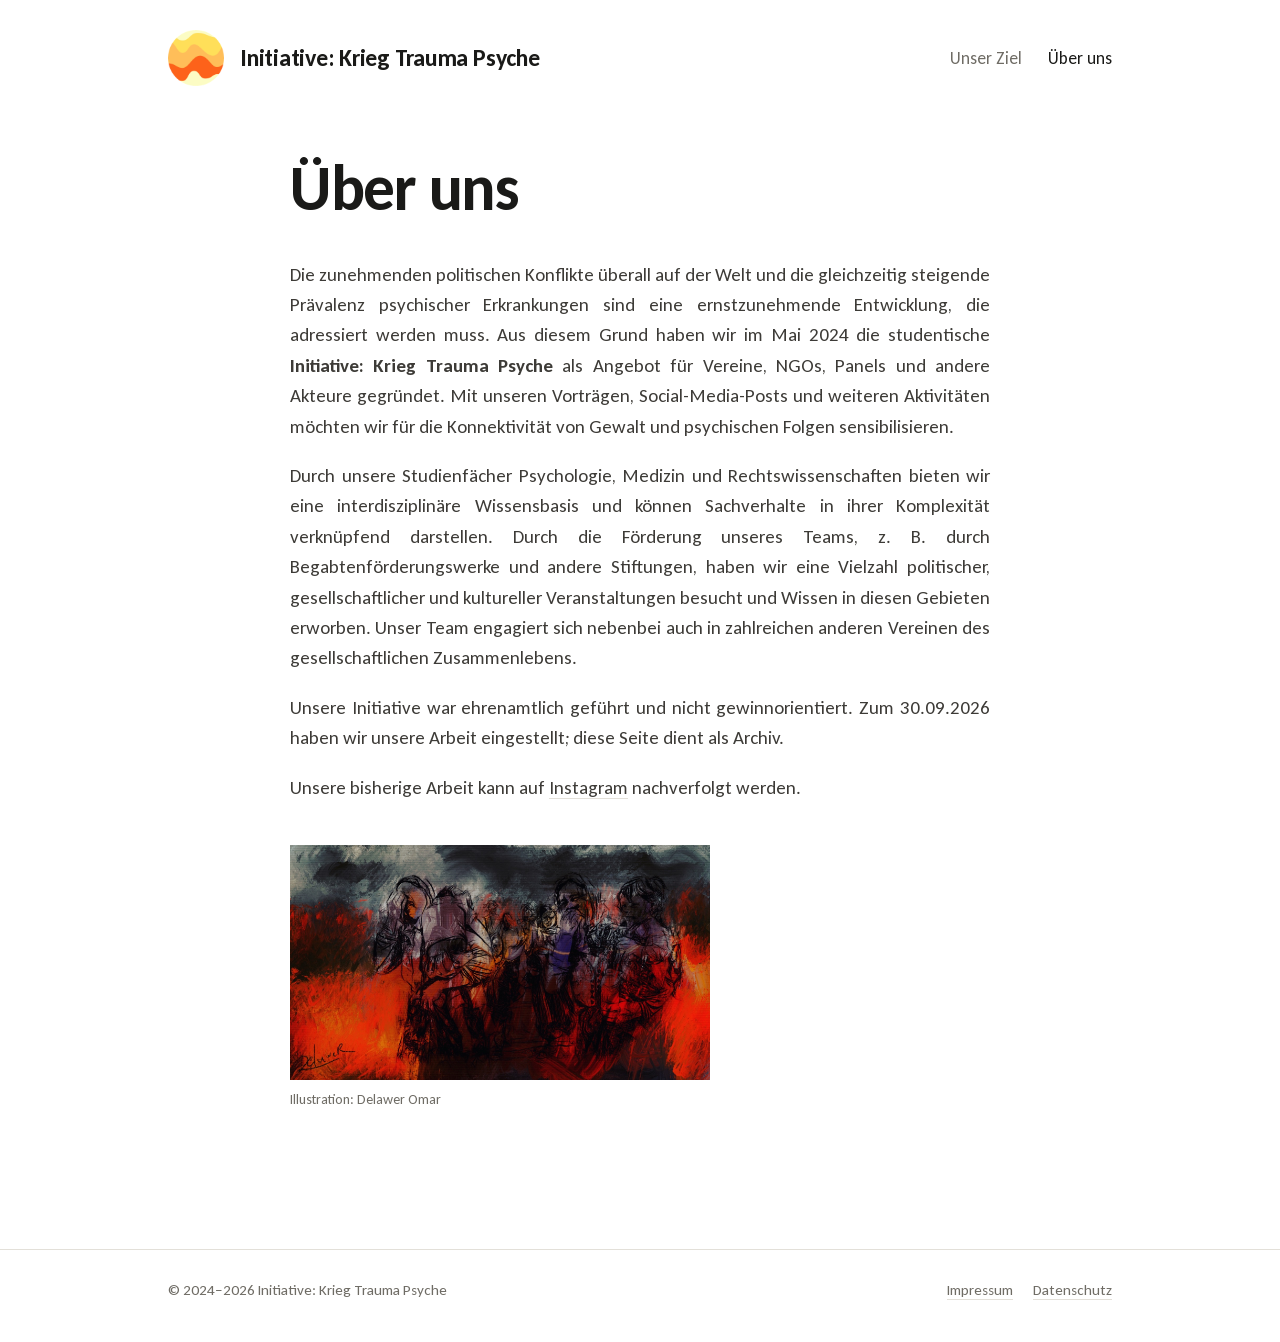
<file: uber-uns/index.html>
<!doctype html>
<html lang="de">
<head>
  <meta charset="utf-8">
  <meta name="viewport" content="width=device-width, initial-scale=1">
  <meta name="color-scheme" content="light dark">
  <title>Über uns – Initiative: Krieg Trauma Psyche</title>
  <meta name="description" content="Die studentische Initiative: Krieg Trauma Psyche – gegründet im Mai 2024, interdisziplinär aus Medizin, Psychologie und Rechtswissenschaften.">
  <link rel="canonical" href="https://kriegtraumapsyche.de/uber-uns/">
  <meta property="og:type" content="website">
  <meta property="og:locale" content="de_DE">
  <meta property="og:site_name" content="Initiative: Krieg Trauma Psyche">
  <meta property="og:title" content="Über uns – Initiative: Krieg Trauma Psyche">
  <meta property="og:url" content="https://kriegtraumapsyche.de/uber-uns/">
  <meta property="og:image" content="https://kriegtraumapsyche.de/assets/img/og-image.jpg">
  <link rel="icon" href="../favicon.png" type="image/png">
  <link rel="apple-touch-icon" href="../apple-touch-icon.png">
  <link rel="stylesheet" href="../assets/css/style.css">
</head>
<body>
  <a class="skip-link" href="#inhalt">Zum Inhalt springen</a>

  <header class="site-header">
    <div class="wrap site-header__inner">
      <a class="brand" href="../" aria-label="Startseite: Initiative Krieg Trauma Psyche">
        <img src="../assets/img/logo.png" alt="" width="56" height="56">
        <span>Initiative: Krieg Trauma Psyche</span>
      </a>
      <nav class="site-nav" aria-label="Hauptnavigation">
        <ul>
          <li><a href="../unser-ziel/">Unser Ziel</a></li>
          <li><a href="./" aria-current="page">Über uns</a></li>
        </ul>
      </nav>
    </div>
  </header>

  <main id="inhalt" class="page">
    <article class="wrap wrap--narrow justify">
      <h1>Über uns</h1>

      <p>Die zunehmenden politischen Konflikte überall auf der Welt und die gleichzeitig steigende Prävalenz psychischer Erkrankungen sind eine ernstzunehmende Entwicklung, die adressiert werden muss. Aus diesem Grund haben wir im Mai 2024 die studentische <strong>Initiative: Krieg Trauma Psyche</strong> als Angebot für Vereine, NGOs, Panels und andere Akteure gegründet. Mit unseren Vorträgen, Social-Media-Posts und weiteren Aktivitäten möchten wir für die Konnektivität von Gewalt und psychischen Folgen sensibilisieren.</p>

      <p>Durch unsere Studienfächer Psychologie, Medizin und Rechtswissenschaften bieten wir eine interdisziplinäre Wissensbasis und können Sachverhalte in ihrer Komplexität verknüpfend darstellen. Durch die Förderung unseres Teams, z.&nbsp;B. durch Begabtenförderungswerke und andere Stiftungen, haben wir eine Vielzahl politischer, gesellschaftlicher und kultureller Veranstaltungen besucht und Wissen in diesen Gebieten erworben. Unser Team engagiert sich nebenbei auch in zahlreichen anderen Vereinen des gesellschaftlichen Zusammenlebens.</p>

      <p>Unsere Initiative war ehrenamtlich geführt und nicht gewinnorientiert. Zum 30.09.2026 haben wir unsere Arbeit eingestellt; diese Seite dient als Archiv.</p>

      <p>Unsere bisherige Arbeit kann auf <a href="https://instagram.com/kriegtraumapsyche" rel="noopener">Instagram</a> nachverfolgt werden.</p>

      <figure class="art">
        <img src="../assets/img/ueber-uns.jpg" alt="Gemälde: Eine Gruppe von Menschen drängt sich vor einem brennenden, roten Hintergrund aneinander" width="1600" height="898" loading="lazy">
        <figcaption>Illustration: Delawer Omar</figcaption>
      </figure>
    </article>
  </main>

  <footer class="site-footer">
    <div class="wrap site-footer__inner">
      <span>© 2024–2026 Initiative: Krieg Trauma Psyche</span>
      <nav aria-label="Rechtliches">
        <a href="../impressum/">Impressum</a>
        <a href="../datenschutzerklarung/">Datenschutz</a>
      </nav>
    </div>
  </footer>
</body>
</html>
</file>
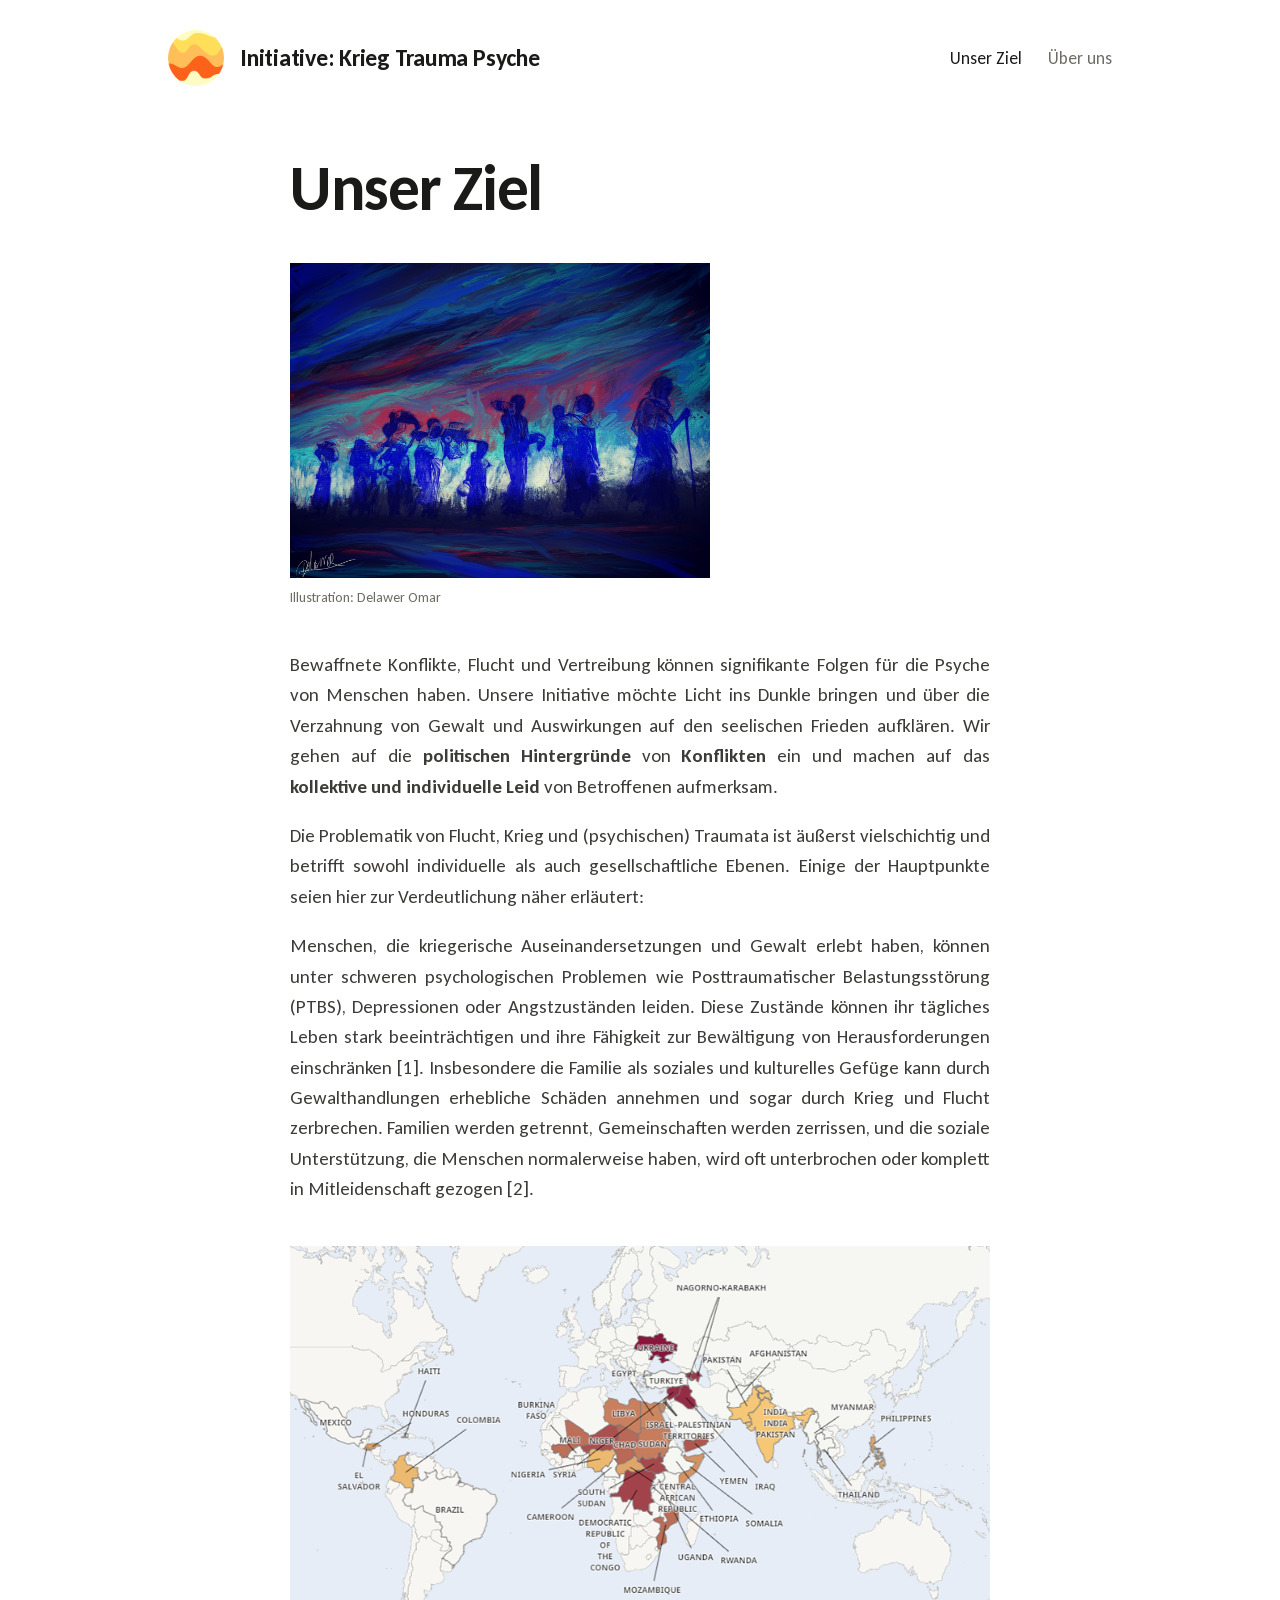
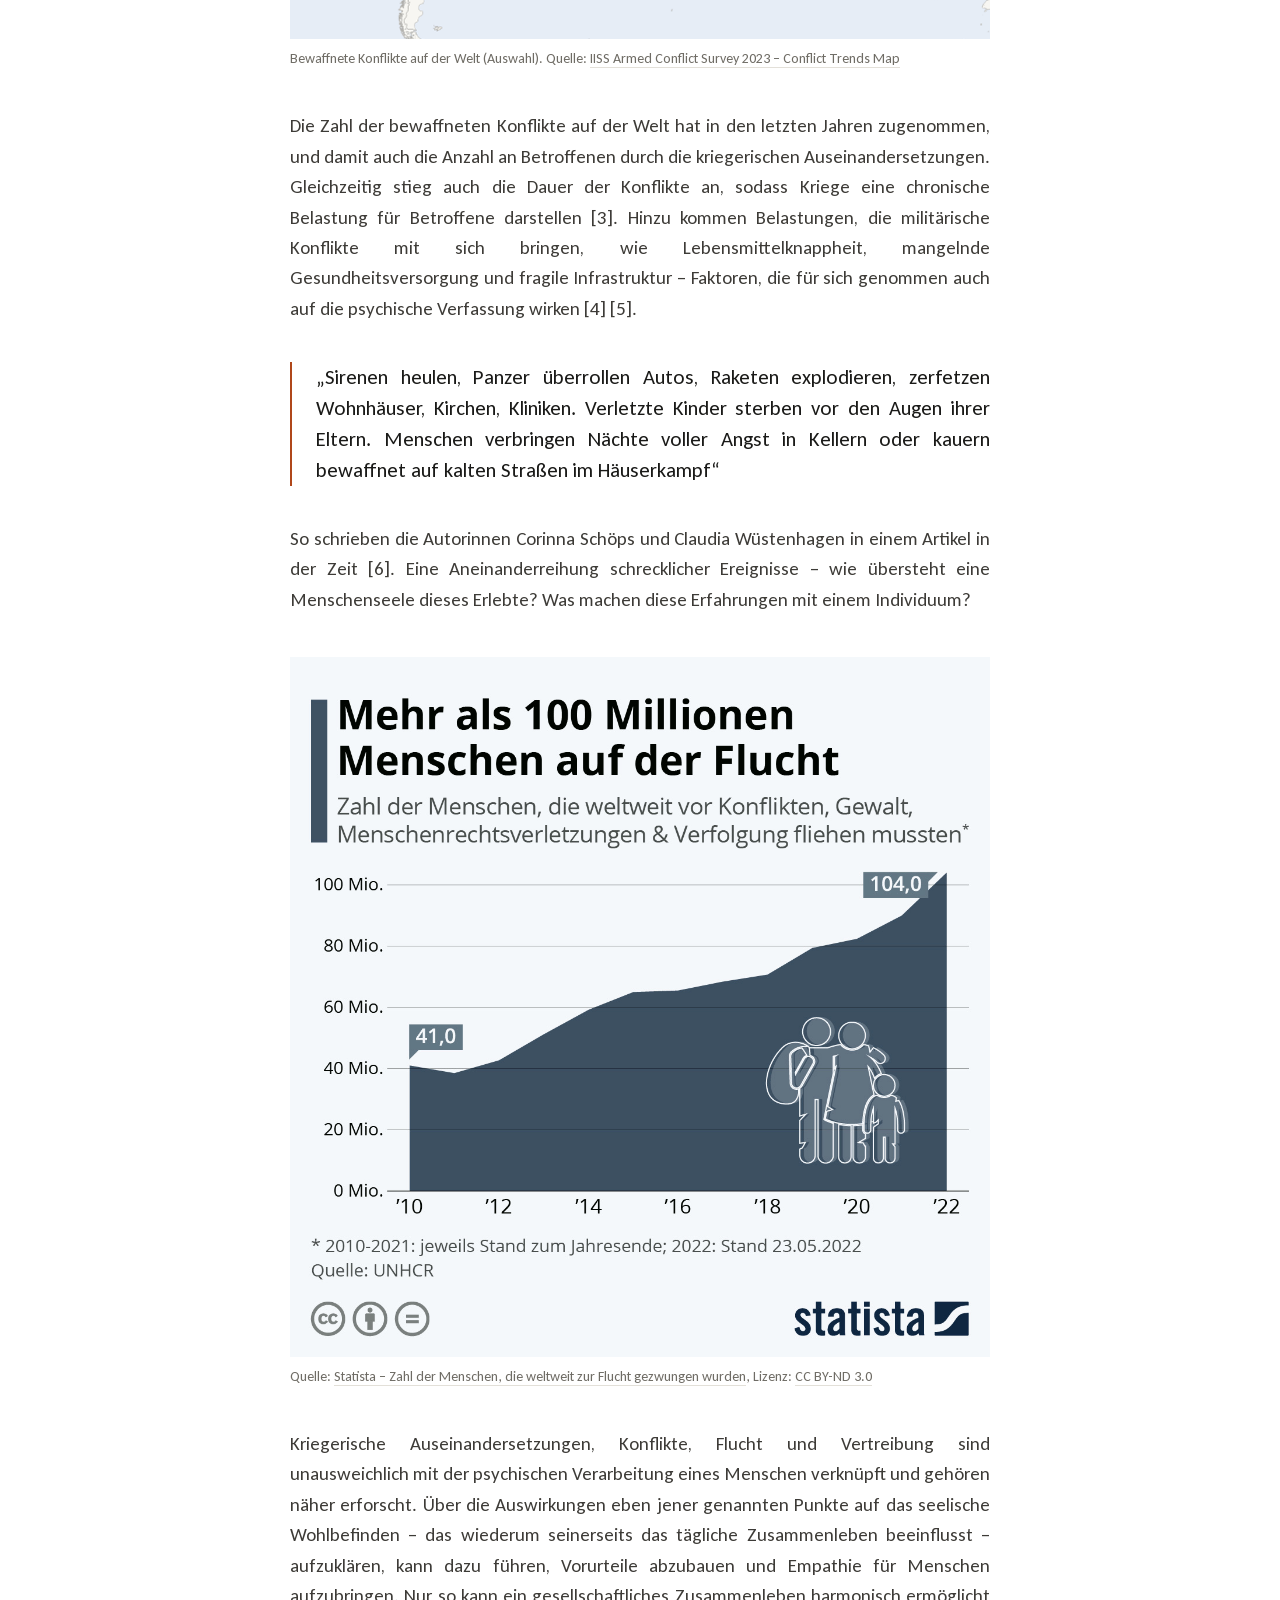
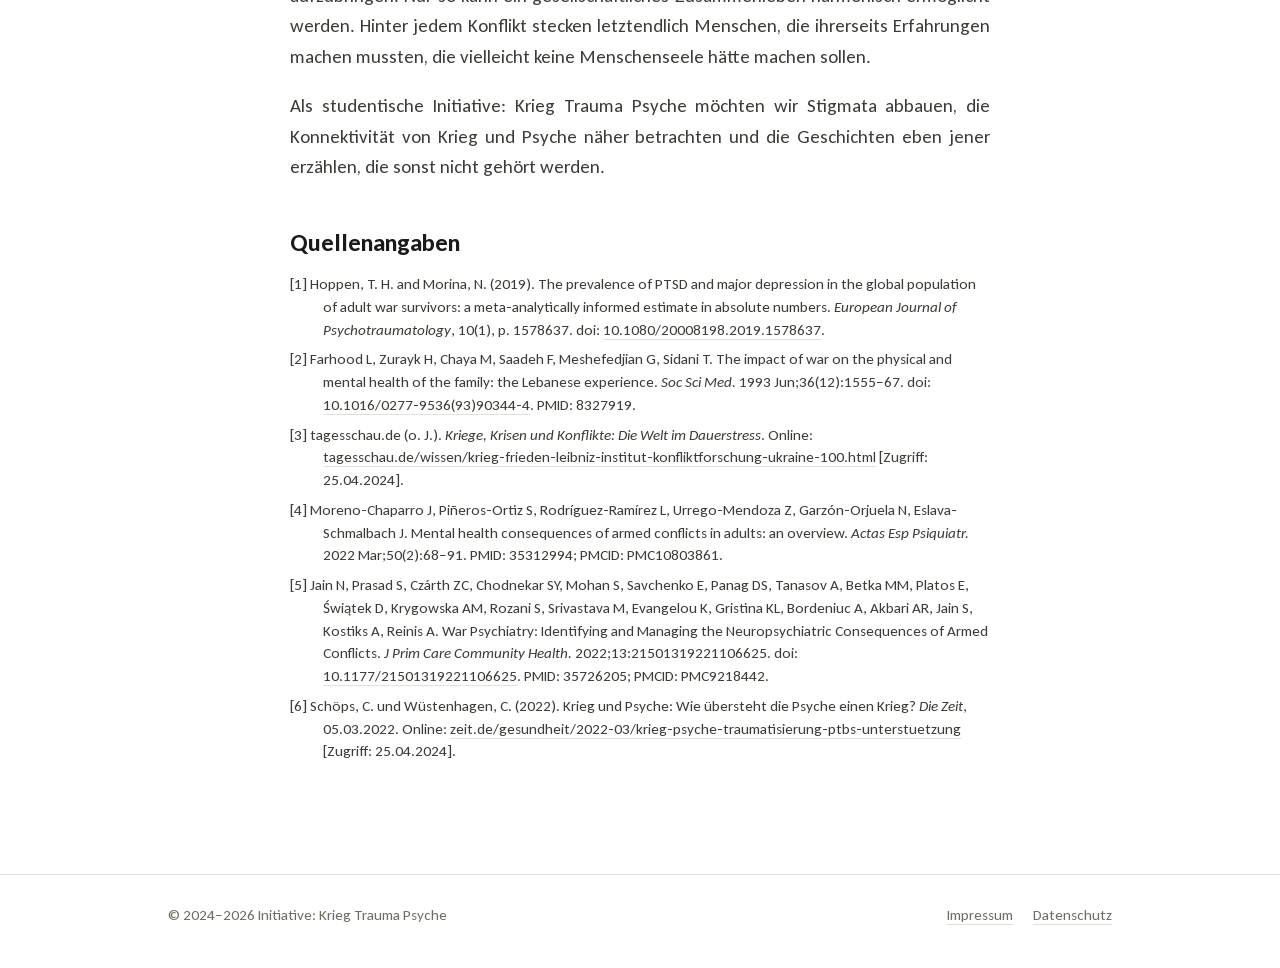
<file: unser-ziel/index.html>
<!doctype html>
<html lang="de">
<head>
  <meta charset="utf-8">
  <meta name="viewport" content="width=device-width, initial-scale=1">
  <meta name="color-scheme" content="light dark">
  <title>Unser Ziel – Initiative: Krieg Trauma Psyche</title>
  <meta name="description" content="Warum Krieg, Flucht und Vertreibung die Psyche betreffen – und warum wir darüber aufklären. Mit Quellenangaben.">
  <link rel="canonical" href="https://kriegtraumapsyche.de/unser-ziel/">
  <meta property="og:type" content="article">
  <meta property="og:locale" content="de_DE">
  <meta property="og:site_name" content="Initiative: Krieg Trauma Psyche">
  <meta property="og:title" content="Unser Ziel – Initiative: Krieg Trauma Psyche">
  <meta property="og:url" content="https://kriegtraumapsyche.de/unser-ziel/">
  <meta property="og:image" content="https://kriegtraumapsyche.de/assets/img/og-image.jpg">
  <link rel="icon" href="../favicon.png" type="image/png">
  <link rel="apple-touch-icon" href="../apple-touch-icon.png">
  <link rel="stylesheet" href="../assets/css/style.css">
</head>
<body>
  <a class="skip-link" href="#inhalt">Zum Inhalt springen</a>

  <header class="site-header">
    <div class="wrap site-header__inner">
      <a class="brand" href="../" aria-label="Startseite: Initiative Krieg Trauma Psyche">
        <img src="../assets/img/logo.png" alt="" width="56" height="56">
        <span>Initiative: Krieg Trauma Psyche</span>
      </a>
      <nav class="site-nav" aria-label="Hauptnavigation">
        <ul>
          <li><a href="./" aria-current="page">Unser Ziel</a></li>
          <li><a href="../uber-uns/">Über uns</a></li>
        </ul>
      </nav>
    </div>
  </header>

  <main id="inhalt" class="page">
    <article class="wrap wrap--narrow justify">
      <h1>Unser Ziel</h1>

      <figure class="art">
        <img src="../assets/img/unser-ziel.jpg" alt="Gemälde: Silhouetten von Menschen mit Gepäck ziehen vor einem dunkelblauen Himmel in einer langen Reihe davon" width="1600" height="1199">
        <figcaption>Illustration: Delawer Omar</figcaption>
      </figure>

      <p>Bewaffnete Konflikte, Flucht und Vertreibung können signifikante Folgen für die Psyche von Menschen haben. Unsere Initiative möchte Licht ins Dunkle bringen und über die Verzahnung von Gewalt und Auswirkungen auf den seelischen Frieden aufklären. Wir gehen auf die <strong>politischen Hintergründe</strong> von <strong>Konflikten</strong> ein und machen auf das <strong>kollektive und individuelle Leid</strong> von Betroffenen aufmerksam.</p>

      <p>Die Problematik von Flucht, Krieg und (psychischen) Traumata ist äußerst vielschichtig und betrifft sowohl individuelle als auch gesellschaftliche Ebenen. Einige der Hauptpunkte seien hier zur Verdeutlichung näher erläutert:</p>

      <p>Menschen, die kriegerische Auseinandersetzungen und Gewalt erlebt haben, können unter schweren psychologischen Problemen wie Posttraumatischer Belastungsstörung (PTBS), Depressionen oder Angstzuständen leiden. Diese Zustände können ihr tägliches Leben stark beeinträchtigen und ihre Fähigkeit zur Bewältigung von Herausforderungen einschränken [1]. Insbesondere die Familie als soziales und kulturelles Gefüge kann durch Gewalthandlungen erhebliche Schäden annehmen und sogar durch Krieg und Flucht zerbrechen. Familien werden getrennt, Gemeinschaften werden zerrissen, und die soziale Unterstützung, die Menschen normalerweise haben, wird oft unterbrochen oder komplett in Mitleidenschaft gezogen [2].</p>

      <figure>
        <img src="../assets/img/konflikte-karte.png" alt="Weltkarte mit einer Auswahl bewaffneter Konflikte" width="866" height="486" loading="lazy">
        <figcaption>Bewaffnete Konflikte auf der Welt (Auswahl). Quelle: <a href="https://www.iiss.org/publications/armed-conflict-survey/2023/iiss-conflict-trends-map/" rel="noopener">IISS Armed Conflict Survey 2023 – Conflict Trends Map</a></figcaption>
      </figure>

      <p>Die Zahl der bewaffneten Konflikte auf der Welt hat in den letzten Jahren zugenommen, und damit auch die Anzahl an Betroffenen durch die kriegerischen Auseinandersetzungen. Gleichzeitig stieg auch die Dauer der Konflikte an, sodass Kriege eine chronische Belastung für Betroffene darstellen [3]. Hinzu kommen Belastungen, die militärische Konflikte mit sich bringen, wie Lebensmittelknappheit, mangelnde Gesundheitsversorgung und fragile Infrastruktur – Faktoren, die für sich genommen auch auf die psychische Verfassung wirken [4] [5].</p>

      <blockquote>
        <p>„Sirenen heulen, Panzer überrollen Autos, Raketen explodieren, zerfetzen Wohnhäuser, Kirchen, Kliniken. Verletzte Kinder sterben vor den Augen ihrer Eltern. Menschen verbringen Nächte voller Angst in Kellern oder kauern bewaffnet auf kalten Straßen im Häuserkampf“</p>
      </blockquote>

      <p>So schrieben die Autorinnen Corinna Schöps und Claudia Wüstenhagen in einem Artikel in der Zeit [6]. Eine Aneinanderreihung schrecklicher Ereignisse – wie übersteht eine Menschenseele dieses Erlebte? Was machen diese Erfahrungen mit einem Individuum?</p>

      <figure>
        <img src="../assets/img/statista-flucht.jpeg" alt="Statista-Infografik: Zahl der Menschen, die weltweit zur Flucht gezwungen wurden" width="1200" height="1200" loading="lazy">
        <figcaption>Quelle: <a href="https://de.statista.com/infografik/27538/zahl-der-menschen-die-weltweit-zur-flucht-gezwungen-wurden/" rel="noopener">Statista – Zahl der Menschen, die weltweit zur Flucht gezwungen wurden</a>, Lizenz: <a href="https://creativecommons.org/licenses/by-nd/3.0/deed.de" rel="noopener">CC BY-ND 3.0</a></figcaption>
      </figure>

      <p>Kriegerische Auseinandersetzungen, Konflikte, Flucht und Vertreibung sind unausweichlich mit der psychischen Verarbeitung eines Menschen verknüpft und gehören näher erforscht. Über die Auswirkungen eben jener genannten Punkte auf das seelische Wohlbefinden – das wiederum seinerseits das tägliche Zusammenleben beeinflusst – aufzuklären, kann dazu führen, Vorurteile abzubauen und Empathie für Menschen aufzubringen. Nur so kann ein gesellschaftliches Zusammenleben harmonisch ermöglicht werden. Hinter jedem Konflikt stecken letztendlich Menschen, die ihrerseits Erfahrungen machen mussten, die vielleicht keine Menschenseele hätte machen sollen.</p>

      <p>Als studentische Initiative: Krieg Trauma Psyche möchten wir Stigmata abbauen, die Konnektivität von Krieg und Psyche näher betrachten und die Geschichten eben jener erzählen, die sonst nicht gehört werden.</p>

      <h2>Quellenangaben</h2>
      <ol class="sources">
        <li>[1] Hoppen, T. H. and Morina, N. (2019). The prevalence of PTSD and major depression in the global population of adult war survivors: a meta-analytically informed estimate in absolute numbers. <em>European Journal of Psychotraumatology</em>, 10(1), p. 1578637. doi: <a href="https://doi.org/10.1080/20008198.2019.1578637" rel="noopener">10.1080/20008198.2019.1578637</a>.</li>
        <li>[2] Farhood L, Zurayk H, Chaya M, Saadeh F, Meshefedjian G, Sidani T. The impact of war on the physical and mental health of the family: the Lebanese experience. <em>Soc Sci Med.</em> 1993 Jun;36(12):1555–67. doi: <a href="https://doi.org/10.1016/0277-9536(93)90344-4" rel="noopener">10.1016/0277-9536(93)90344-4</a>. PMID: 8327919.</li>
        <li>[3] tagesschau.de (o. J.). <em>Kriege, Krisen und Konflikte: Die Welt im Dauerstress</em>. Online: <a href="https://www.tagesschau.de/wissen/krieg-frieden-leibniz-institut-konfliktforschung-ukraine-100.html" rel="noopener">tagesschau.de/wissen/krieg-frieden-leibniz-institut-konfliktforschung-ukraine-100.html</a> [Zugriff: 25.04.2024].</li>
        <li>[4] Moreno-Chaparro J, Piñeros-Ortiz S, Rodríguez-Ramírez L, Urrego-Mendoza Z, Garzón-Orjuela N, Eslava-Schmalbach J. Mental health consequences of armed conflicts in adults: an overview. <em>Actas Esp Psiquiatr.</em> 2022 Mar;50(2):68–91. PMID: 35312994; PMCID: PMC10803861.</li>
        <li>[5] Jain N, Prasad S, Czárth ZC, Chodnekar SY, Mohan S, Savchenko E, Panag DS, Tanasov A, Betka MM, Platos E, Świątek D, Krygowska AM, Rozani S, Srivastava M, Evangelou K, Gristina KL, Bordeniuc A, Akbari AR, Jain S, Kostiks A, Reinis A. War Psychiatry: Identifying and Managing the Neuropsychiatric Consequences of Armed Conflicts. <em>J Prim Care Community Health.</em> 2022;13:21501319221106625. doi: <a href="https://doi.org/10.1177/21501319221106625" rel="noopener">10.1177/21501319221106625</a>. PMID: 35726205; PMCID: PMC9218442.</li>
        <li>[6] Schöps, C. und Wüstenhagen, C. (2022). Krieg und Psyche: Wie übersteht die Psyche einen Krieg? <em>Die Zeit</em>, 05.03.2022. Online: <a href="https://www.zeit.de/gesundheit/2022-03/krieg-psyche-traumatisierung-ptbs-unterstuetzung" rel="noopener">zeit.de/gesundheit/2022-03/krieg-psyche-traumatisierung-ptbs-unterstuetzung</a> [Zugriff: 25.04.2024].</li>
      </ol>
    </article>
  </main>

  <footer class="site-footer">
    <div class="wrap site-footer__inner">
      <span>© 2024–2026 Initiative: Krieg Trauma Psyche</span>
      <nav aria-label="Rechtliches">
        <a href="../impressum/">Impressum</a>
        <a href="../datenschutzerklarung/">Datenschutz</a>
      </nav>
    </div>
  </footer>
</body>
</html>
</file>
<file: assets/css/style.css>
/* Initiative: Krieg Trauma Psyche – statisches Archiv (GitHub Pages)
   Keine externen Schriften, keine Skripte, keine Cookies. */

/* Schrift: Calibri, falls auf dem Gerät installiert (Windows, Office),
   sonst Carlito – frei lizenziert (SIL OFL, siehe assets/fonts/OFL.txt) und metrisch identisch. */
@font-face { font-family: "KTP Calibri"; font-style: normal; font-weight: 400; font-display: swap;
  src: local("Calibri"), local("Calibri Regular"), local("Calibri-Regular"), url("../fonts/carlito-400-latin.woff2") format("woff2");
  unicode-range: U+0000-00FF, U+0131, U+0152-0153, U+02BB-02BC, U+02C6, U+02DA, U+02DC, U+0304, U+0308, U+0329, U+2000-206F, U+20AC, U+2122, U+2191, U+2193, U+2212, U+2215, U+FEFF, U+FFFD; }
@font-face { font-family: "KTP Calibri"; font-style: normal; font-weight: 400; font-display: swap;
  src: local("Calibri"), local("Calibri Regular"), local("Calibri-Regular"), url("../fonts/carlito-400-latin-ext.woff2") format("woff2");
  unicode-range: U+0100-02BA, U+02BD-02C5, U+02C7-02CC, U+02CE-02D7, U+02DD-02FF, U+0304, U+0308, U+0329, U+1D00-1DBF, U+1E00-1E9F, U+1EF2-1EFF, U+2020, U+20A0-20AB, U+20AD-20C4, U+2113, U+2C60-2C7F, U+A720-A7FF; }
@font-face { font-family: "KTP Calibri"; font-style: normal; font-weight: 700; font-display: swap;
  src: local("Calibri Bold"), local("Calibri-Bold"), url("../fonts/carlito-700-latin.woff2") format("woff2");
  unicode-range: U+0000-00FF, U+0131, U+0152-0153, U+02BB-02BC, U+02C6, U+02DA, U+02DC, U+0304, U+0308, U+0329, U+2000-206F, U+20AC, U+2122, U+2191, U+2193, U+2212, U+2215, U+FEFF, U+FFFD; }
@font-face { font-family: "KTP Calibri"; font-style: normal; font-weight: 700; font-display: swap;
  src: local("Calibri Bold"), local("Calibri-Bold"), url("../fonts/carlito-700-latin-ext.woff2") format("woff2");
  unicode-range: U+0100-02BA, U+02BD-02C5, U+02C7-02CC, U+02CE-02D7, U+02DD-02FF, U+0304, U+0308, U+0329, U+1D00-1DBF, U+1E00-1E9F, U+1EF2-1EFF, U+2020, U+20A0-20AB, U+20AD-20C4, U+2113, U+2C60-2C7F, U+A720-A7FF; }
@font-face { font-family: "KTP Calibri"; font-style: italic; font-weight: 400; font-display: swap;
  src: local("Calibri Italic"), local("Calibri-Italic"), url("../fonts/carlito-400-italic-latin.woff2") format("woff2");
  unicode-range: U+0000-00FF, U+0131, U+0152-0153, U+02BB-02BC, U+02C6, U+02DA, U+02DC, U+0304, U+0308, U+0329, U+2000-206F, U+20AC, U+2122, U+2191, U+2193, U+2212, U+2215, U+FEFF, U+FFFD; }
@font-face { font-family: "KTP Calibri"; font-style: italic; font-weight: 400; font-display: swap;
  src: local("Calibri Italic"), local("Calibri-Italic"), url("../fonts/carlito-400-italic-latin-ext.woff2") format("woff2");
  unicode-range: U+0100-02BA, U+02BD-02C5, U+02C7-02CC, U+02CE-02D7, U+02DD-02FF, U+0304, U+0308, U+0329, U+1D00-1DBF, U+1E00-1E9F, U+1EF2-1EFF, U+2020, U+20A0-20AB, U+20AD-20C4, U+2113, U+2C60-2C7F, U+A720-A7FF; }

:root {
  --bg: #ffffff;
  --card: #faf9f7;
  --text: #3d3b37;
  --heading: #1a1a18;
  --muted: #6f6c65;
  --line: #e3e0d9;
  --accent: #b0471a;   /* Orange aus dem Logo, dunkel genug für Text */
  --wrap: 1000px;
  --narrow: 700px;
  --font: "KTP Calibri", Calibri, Carlito, "Segoe UI", "Helvetica Neue", Arial, sans-serif;
}

@media (prefers-color-scheme: dark) {
  :root {
    --bg: #151413;
    --card: #1c1a18;
    --text: #d4d0c8;
    --heading: #f4f2ed;
    --muted: #9c988f;
    --line: #2e2c29;
    --accent: #f0884a;
  }
}

*, *::before, *::after { box-sizing: border-box; }

html { -webkit-text-size-adjust: 100%; scroll-behavior: smooth; }

body {
  margin: 0;
  background: var(--bg);
  color: var(--text);
  font-family: var(--font);
  font-size: 1.1875rem;   /* Calibri läuft klein – 19px liest sich wie 16–17px anderer Schriften */
  line-height: 1.6;
}

img { max-width: 100%; height: auto; display: block; }

a { color: inherit; text-decoration: underline; text-decoration-color: var(--line); text-decoration-thickness: 1px; text-underline-offset: 4px; transition: text-decoration-color .15s ease, color .15s ease; }
a:hover { color: var(--accent); text-decoration-color: currentColor; }
a:focus-visible { outline: 2px solid var(--accent); outline-offset: 3px; border-radius: 2px; }

h1, h2, h3 { color: var(--heading); margin: 0 0 .5em; font-weight: 700; line-height: 1.15; }
h1 { font-size: clamp(2.6rem, 6.5vw, 4rem); letter-spacing: -.02em; line-height: 1.02; }
h3 { font-size: 1.3rem; }
p { margin: 0 0 1em; }
p:last-child { margin-bottom: 0; }

/* Blocksatz für Fließtext, mit Silbentrennung gegen Lücken */
.justify p, p.justify {
  text-align: justify;
  -webkit-hyphens: auto;
  hyphens: auto;
  hyphenate-limit-chars: 6 3 2;
}
.justify .label, .justify .note, .justify .more, .justify .meta { text-align: left; }

.wrap { width: 100%; max-width: var(--wrap); margin: 0 auto; padding: 0 28px; }
.wrap--narrow { max-width: calc(var(--narrow) + 56px); }

.skip-link { position: absolute; left: -9999px; top: 0; }
.skip-link:focus { left: 16px; top: 16px; background: var(--heading); color: var(--bg); padding: 8px 14px; z-index: 10; }

.icon { width: 40px; height: 40px; fill: none; stroke: var(--accent); stroke-width: 1.4; stroke-linecap: round; stroke-linejoin: round; flex: none; }

/* ---------- Kopfbereich ---------- */
.site-header { padding: 30px 0; }
.site-header__inner { display: flex; align-items: center; justify-content: space-between; gap: 20px; }
.brand { display: flex; align-items: center; gap: 16px; text-decoration: none; color: var(--heading); }
.brand img { width: 56px; height: 56px; }
.brand span { font-size: 1.5rem; font-weight: 700; letter-spacing: -.01em; line-height: 1.15; }
.site-nav ul { list-style: none; display: flex; gap: 26px; margin: 0; padding: 0; }
.site-nav a { text-decoration: none; color: var(--muted); font-size: 1.08rem; }
.site-nav a:hover, .site-nav a[aria-current="page"] { color: var(--heading); }

/* ---------- Startseite ---------- */
.label {
  font-size: .82rem; font-weight: 700; letter-spacing: .14em; text-transform: uppercase;
  color: var(--accent); margin: 0 0 20px;
}

.section { position: relative; padding-top: 64px; padding-bottom: 64px; }
.section::before { content: ""; position: absolute; top: 0; left: 28px; right: 28px; border-top: 1px solid var(--line); }
.awards-section + .section::before { display: none; }
.section__lead { font-size: 1.4rem; line-height: 1.45; color: var(--heading); max-width: var(--narrow); margin-bottom: 40px; }

/* Einstieg: Text links, Gemälde klein rechts */
.intro { display: grid; grid-template-columns: minmax(0, 1.45fr) minmax(0, 1fr); gap: 56px; align-items: center; padding-top: 48px; padding-bottom: 72px; }
.intro .lead { font-size: 1.3rem; line-height: 1.55; }
.intro .note { font-size: 1rem; color: var(--muted); margin-top: 22px; }
.intro .more { margin-top: 18px; }
.arrow::after { content: " →"; }

.diptych { display: grid; grid-template-columns: 1fr 1fr; gap: 10px; margin: 0; max-width: 380px; justify-self: end; width: 100%; }
.diptych img { width: 100%; aspect-ratio: 4 / 5; object-fit: cover; }
.diptych figcaption { grid-column: 1 / -1; font-size: .85rem; color: var(--muted); }

/* Auszeichnungen: groß und zentriert (wie auf der alten Seite), mit Logos */
.awards-section { padding-top: 24px; padding-bottom: 88px; text-align: center; }
.awards__title { font-size: clamp(2rem, 4.2vw, 2.8rem); line-height: 1.15; letter-spacing: -.01em; margin: 0 0 52px; }
.awards { list-style: none; margin: 0 auto; padding: 0; display: grid; grid-template-columns: 1fr 1fr; gap: 56px; max-width: 900px; }
.award { display: flex; flex-direction: column; align-items: center; }
.award__logo { height: 64px; display: flex; align-items: center; justify-content: center; margin-bottom: 24px; }
.award__logo img { height: 100%; width: auto; }
.award__logo img.logo-wordmark { height: 46px; }
.award__name { font-size: clamp(1.7rem, 3vw, 2.2rem); line-height: 1.15; margin: 0 0 10px; hyphens: manual; }
.award__note { font-size: 1.35rem; line-height: 1.35; color: var(--muted); margin: 0; }
@media (prefers-color-scheme: dark) {
  .logo-wordmark { filter: invert(1); }  /* schwarzes Allianz-Logo hell darstellen */
}

/* Arbeitsweise: drei Spalten nebeneinander */
.work { list-style: none; margin: 0; padding: 0; display: grid; grid-template-columns: repeat(3, 1fr); gap: 44px; }
.work h3 { margin: 18px 0 10px; }
.work p { font-size: 1.06rem; }

/* Instagram-Archiv (lokale Vorschaubilder, keine Einbettung) */
.insta-section { text-align: center; }
.insta { display: grid; grid-template-columns: repeat(3, 1fr); gap: 10px; margin: 32px 0 28px; }
.insta a { display: block; overflow: hidden; }
.insta img { width: 100%; aspect-ratio: 1; object-fit: cover; transition: opacity .2s ease; }
.insta a:hover img { opacity: .82; }

/* Team: nebeneinander */
.team { display: grid; grid-template-columns: 1fr 1fr; gap: 48px; }
.person { display: flex; flex-direction: column; align-items: flex-start; }
.person img { width: 148px; height: 148px; border-radius: 50%; object-fit: cover; margin-bottom: 20px; }
.person h3 { font-size: 1.5rem; margin-bottom: .35em; }
.person p { font-size: 1.06rem; }
.social { display: inline-flex; align-items: center; gap: 8px; margin-top: auto; padding-top: 14px; font-size: 1rem; text-decoration: none; color: var(--heading); }
.social .icon { width: 22px; height: 22px; stroke-width: 1.6; }
.social:hover { color: var(--accent); }

/* Abschied */
.farewell { max-width: var(--narrow); }
.farewell p:first-child { font-size: 1.3rem; line-height: 1.55; color: var(--heading); }
.meta { color: var(--muted); font-size: .95rem; }

/* ---------- Unterseiten (Fließtext) ---------- */
.page { padding: 40px 0 96px; }
.page h1 { margin-bottom: .6em; }
.page h2 { font-size: 1.55rem; line-height: 1.25; margin-top: 1.8em; }
.page h3 { font-size: 1.1rem; margin-top: 1.6em; }
.page figure { margin: 2.2em 0; }
.page figure img { width: 100%; }
.page figure.art { max-width: 420px; }
.page figcaption { font-size: .88rem; color: var(--muted); margin-top: 10px; line-height: 1.45; overflow-wrap: anywhere; }
.page blockquote { margin: 1.8em 0; padding: 0 0 0 24px; border-left: 2px solid var(--accent); font-size: 1.3rem; line-height: 1.5; color: var(--heading); }
.page ul, .page ol { padding-left: 1.3em; }
.page li { margin-bottom: .45em; }
.sources { font-size: .95rem; line-height: 1.5; list-style: none; padding-left: 0 !important; overflow-wrap: anywhere; }
.sources li { padding-left: 2.2em; text-indent: -2.2em; }
.callout { border: 1px solid var(--line); background: var(--card); padding: 20px 24px; margin: 1.6em 0; }
.callout p:first-child { font-weight: 700; color: var(--heading); text-align: left; }

/* ---------- Fußbereich ---------- */
.site-footer { border-top: 1px solid var(--line); padding: 28px 0 40px; font-size: .95rem; color: var(--muted); }
.site-footer__inner { display: flex; justify-content: space-between; gap: 12px 28px; flex-wrap: wrap; }
.site-footer a { color: var(--muted); }
.site-footer a:hover { color: var(--accent); }
.site-footer nav { display: flex; gap: 20px; }

/* ---------- Mobil ---------- */
@media (max-width: 860px) {
  .intro { grid-template-columns: 1fr; gap: 36px; }
  .diptych { justify-self: start; max-width: 340px; }
  .awards { grid-template-columns: 1fr; gap: 48px; }
  .work { grid-template-columns: 1fr; gap: 36px; }
}

@media (max-width: 600px) {
  body { font-size: 1.125rem; }
  .wrap { padding: 0 16px; }
  .section::before { left: 16px; right: 16px; }
  .wrap--narrow { max-width: calc(var(--narrow) + 32px); }
  .site-header { padding: 20px 0; }
  .site-header__inner { flex-direction: column; align-items: flex-start; gap: 14px; }
  .brand { gap: 12px; }
  .brand img { width: 44px; height: 44px; }
  .brand span { font-size: 1.22rem; }
  .intro { padding-top: 28px; padding-bottom: 52px; }
  .intro .lead { font-size: 1.18rem; }
  .section { padding-top: 48px; padding-bottom: 48px; }
  .awards-section { padding-bottom: 52px; }
  .section__lead { font-size: 1.22rem; margin-bottom: 30px; }
  .awards__title { margin-bottom: 36px; }
  .award__logo { height: 52px; margin-bottom: 18px; }
  .award__logo img.logo-wordmark { height: 38px; }
  .award__note { font-size: 1.2rem; }
  .insta { gap: 4px; margin: 24px 0 20px; }
  .team { gap: 20px; }
  .person img { width: 104px; height: 104px; margin-bottom: 14px; }
  .person h3 { font-size: 1.2rem; }
  .person p { font-size: .98rem; text-align: left; }
  .page { padding: 24px 0 72px; }
}

@media (prefers-reduced-motion: reduce) {
  html { scroll-behavior: auto; }
  a, .insta img { transition: none; }
}
</file>
